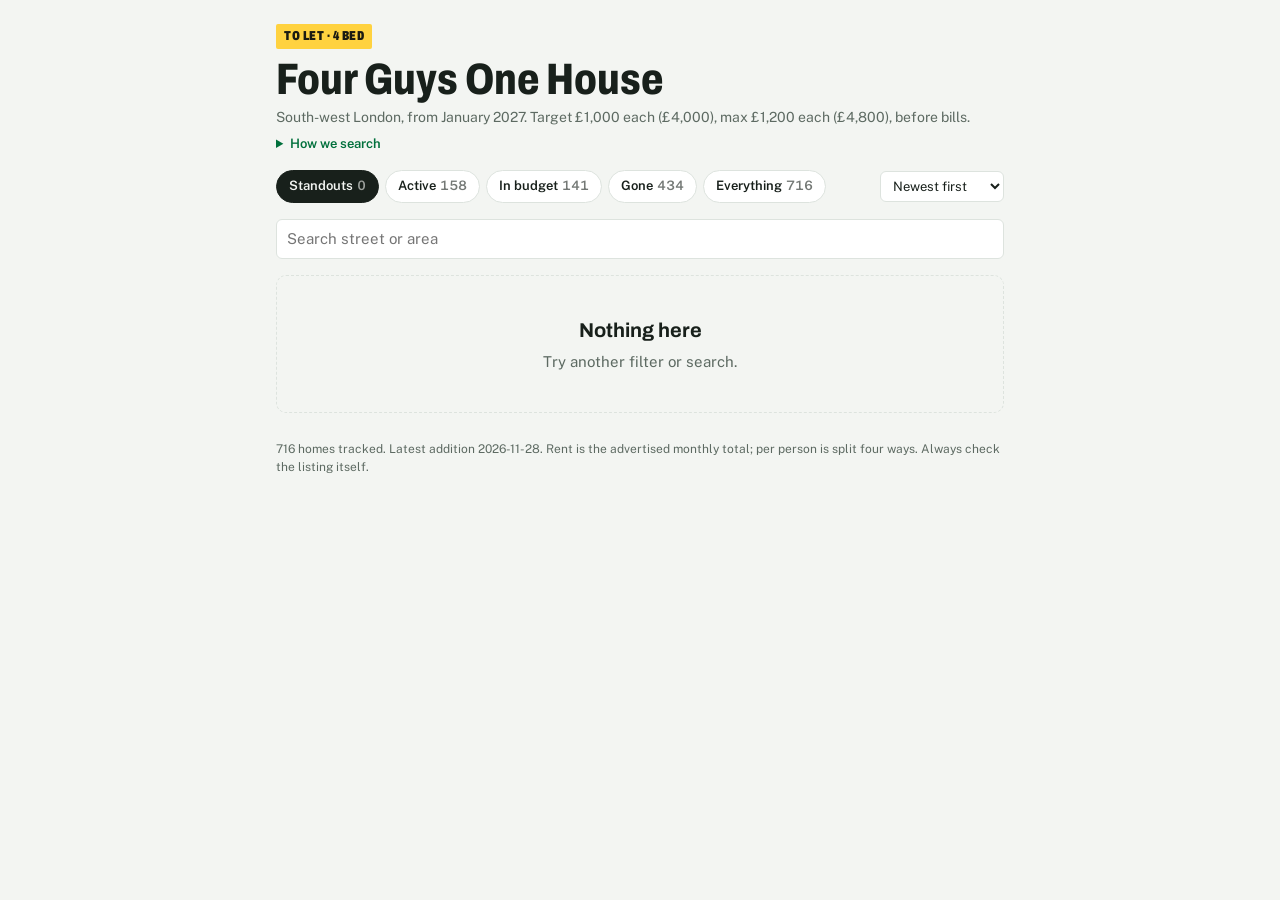
<file: index.html>
<!doctype html>
<html lang="en-GB">
<head>
<meta charset="utf-8">
<meta name="viewport" content="width=device-width, initial-scale=1, viewport-fit=cover">
<title>Four Guys One House</title>
<link rel="preconnect" href="https://fonts.googleapis.com">
<link rel="stylesheet" href="https://fonts.googleapis.com/css2?family=Archivo:wdth,wght@62..125,500..900&family=Public+Sans:wght@400;500;600&display=swap">
<link rel="stylesheet" href="style.css">
</head>
<body>
<div class="wrap">
  <header>
    <span class="board">To Let · 4 bed</span>
    <h1>Four Guys One House</h1>
    <p class="brief">South-west London, from January 2027. Target £1,000 each (£4,000), max £1,200 each (£4,800), before bills.</p>
    <details class="about">
      <summary>How we search</summary>
      <dl>
        <dt>Areas</dt>
        <dd>Putney, Southfields, Earlsfield, Wandsworth, Roehampton, Tooting, Balham, Wimbledon, Raynes Park, Clapham, Battersea (to the river), Fulham, Hammersmith, Shepherd's Bush and East Acton (W12), Chiswick (W4).</dd>
        <dt>Left out</dt>
        <dd>Brixton, Streatham, New Malden, Twickenham, Hounslow, Isleworth, Acton (W3), Notting Hill (W10/W11).</dd>
        <dt>Homes</dt>
        <dd>Whole houses or flats to rent, 4+ beds, £3,000–£5,000 a month. Rooms and places that won't take sharers are left out.</dd>
        <dt>Standouts</dt>
        <dd>Up to £4,100, 10 minutes or less to a station, checked live in the last 3 days.</dd>
        <dt>Where they come from</dt>
        <dd>Instant alerts from Rightmove, Zoopla, OnTheMarket and OpenRent, Marsh &amp; Parsons' website, and a daily search of agents' sites. Every advert is rechecked each morning, and let or withdrawn homes move to Gone.</dd>
      </dl>
    </details>
  </header>

  <div class="tabs" id="tabs" role="toolbar" aria-label="Filter"></div>
  <input class="search" id="search" type="search" placeholder="Search street or area" aria-label="Search street or area">
  <div class="list" id="list"><div class="empty"><strong>Loading listings…</strong></div></div>
  <p class="foot" id="foot"></p>
</div>
<script src="app.js"></script>
</body>
</html>
</file>
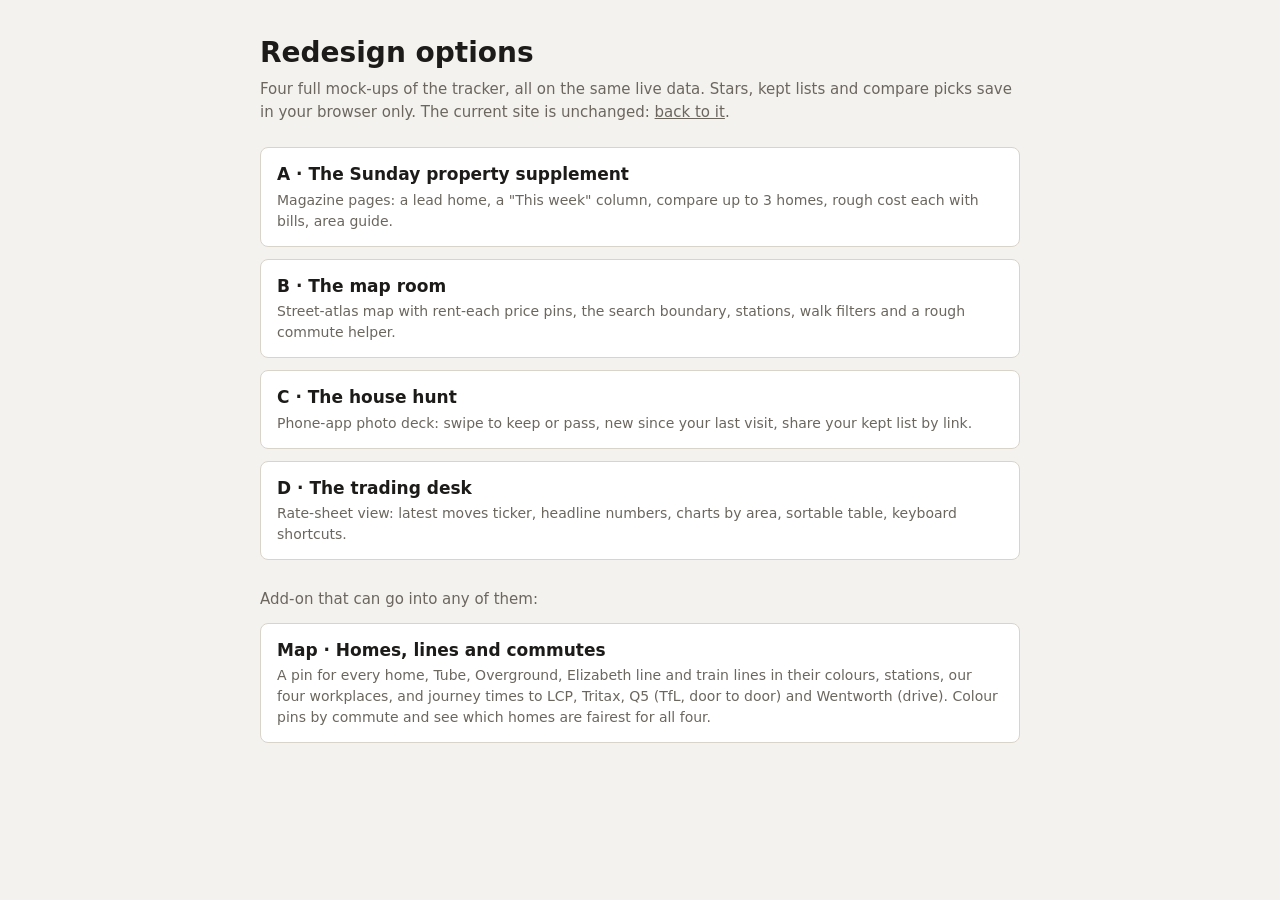
<file: designs/index.html>
<!doctype html>
<html lang="en-GB">
<head>
<meta charset="utf-8">
<meta name="viewport" content="width=device-width, initial-scale=1">
<title>Redesign Options</title>
<style>
  :root { --bg: #f4f2ee; --ink: #1c1b19; --muted: #6b675f; --line: #d9d4ca; --card: #fff; }
  @media (prefers-color-scheme: dark) { :root { --bg: #151413; --ink: #ecebe7; --muted: #a29d93; --line: #34312c; --card: #1e1d1b; } }
  body { margin: 0; background: var(--bg); color: var(--ink); font: 15px/1.5 system-ui, -apple-system, "Segoe UI", sans-serif; }
  main { max-width: 760px; margin: 0 auto; padding: 32px 16px 48px; }
  h1 { font-size: 28px; margin: 0 0 4px; }
  p { color: var(--muted); margin: 0 0 24px; }
  ol { list-style: none; padding: 0; margin: 0; display: grid; gap: 12px; }
  a { display: block; background: var(--card); border: 1px solid var(--line); border-radius: 8px; padding: 14px 16px; color: inherit; text-decoration: none; }
  a:hover, a:focus-visible { border-color: var(--ink); }
  b { font-size: 17px; }
  span { display: block; color: var(--muted); font-size: 14px; margin-top: 2px; }
</style>
</head>
<body>
<main>
  <h1>Redesign options</h1>
  <p>Four full mock-ups of the tracker, all on the same live data. Stars, kept lists and compare picks save in your browser only. The current site is unchanged: <a style="display:inline;border:0;padding:0;background:none;text-decoration:underline" href="../">back to it</a>.</p>
  <ol>
    <li><a href="a/"><b>A · The Sunday property supplement</b><span>Magazine pages: a lead home, a "This week" column, compare up to 3 homes, rough cost each with bills, area guide.</span></a></li>
    <li><a href="b/"><b>B · The map room</b><span>Street-atlas map with rent-each price pins, the search boundary, stations, walk filters and a rough commute helper.</span></a></li>
    <li><a href="c/"><b>C · The house hunt</b><span>Phone-app photo deck: swipe to keep or pass, new since your last visit, share your kept list by link.</span></a></li>
    <li><a href="d/"><b>D · The trading desk</b><span>Rate-sheet view: latest moves ticker, headline numbers, charts by area, sortable table, keyboard shortcuts.</span></a></li>
  </ol>
  <p style="margin:28px 0 12px">Add-on that can go into any of them:</p>
  <ol>
    <li><a href="map/"><b>Map · Homes, lines and commutes</b><span>A pin for every home, Tube, Overground, Elizabeth line and train lines in their colours, stations, our four workplaces, and journey times to LCP, Tritax, Q5 (TfL, door to door) and Wentworth (drive). Colour pins by commute and see which homes are fairest for all four.</span></a></li>
  </ol>
</main>
</body>
</html>
</file>
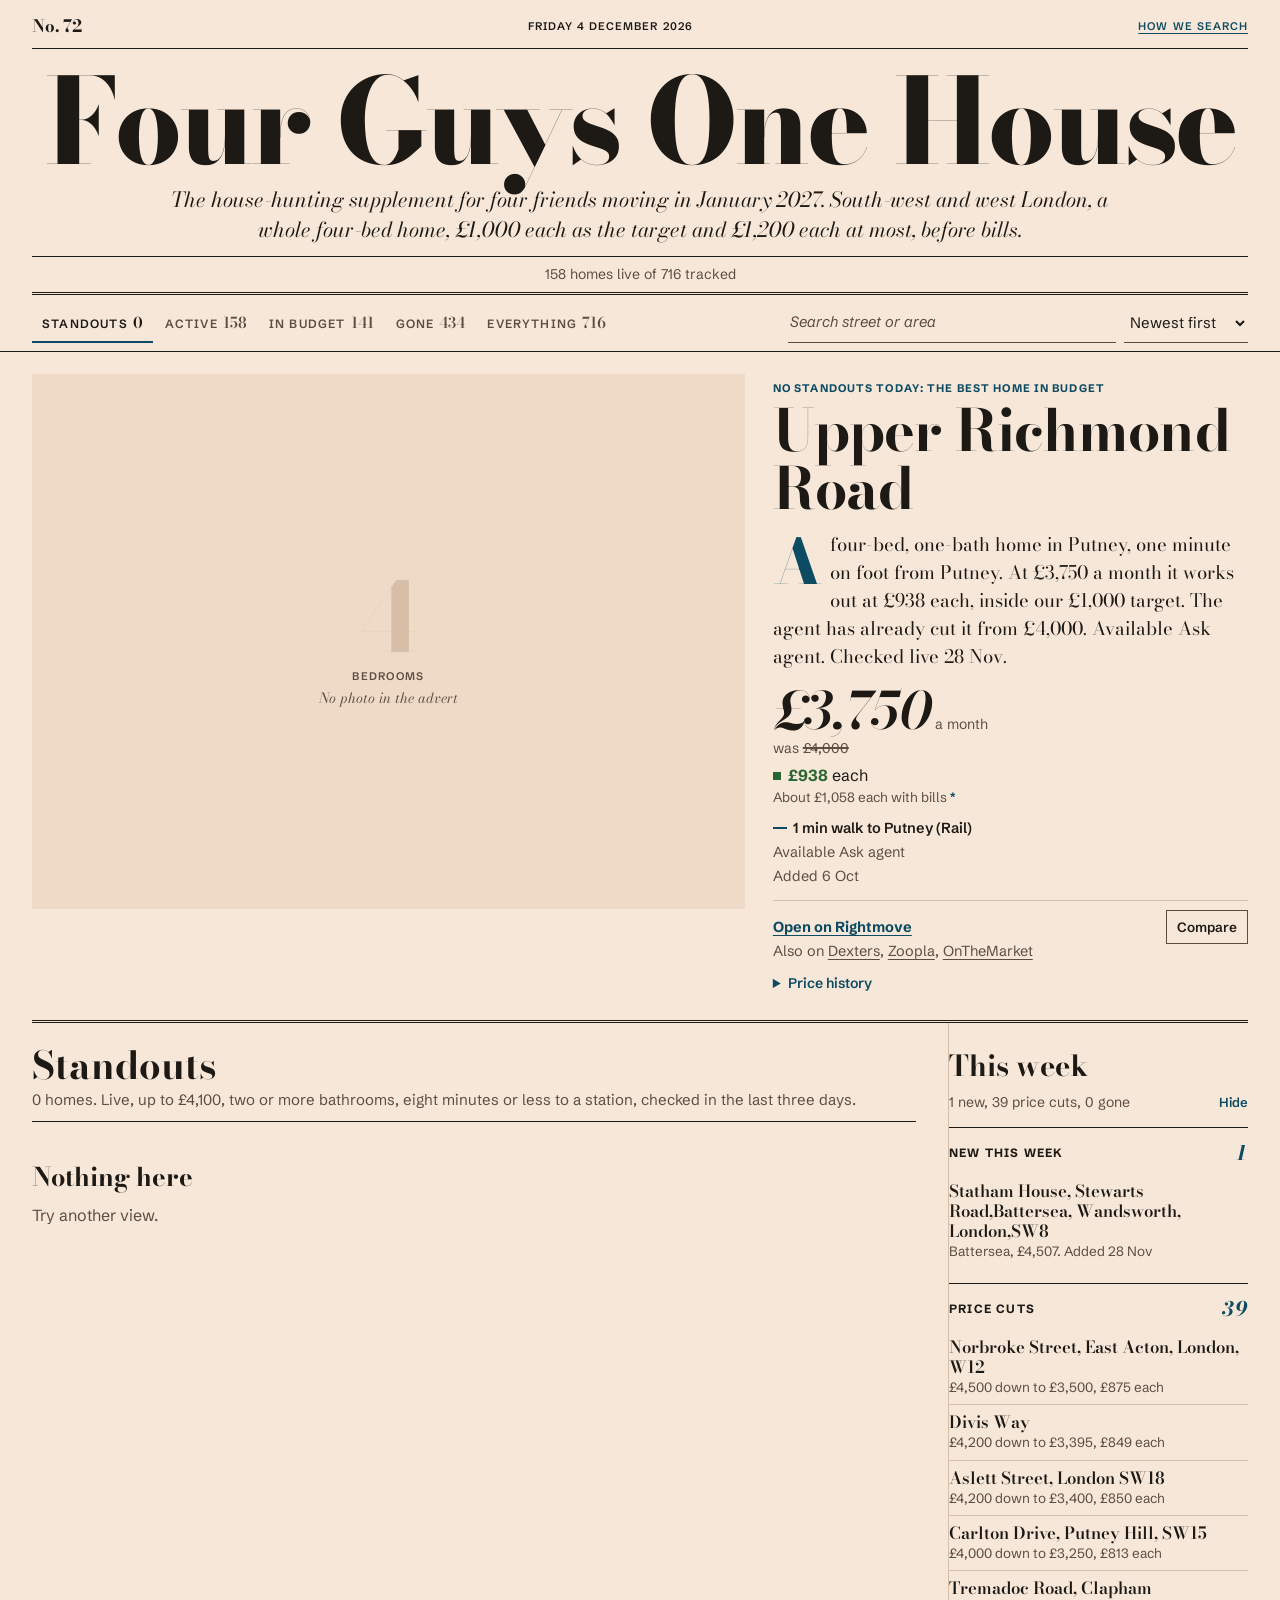
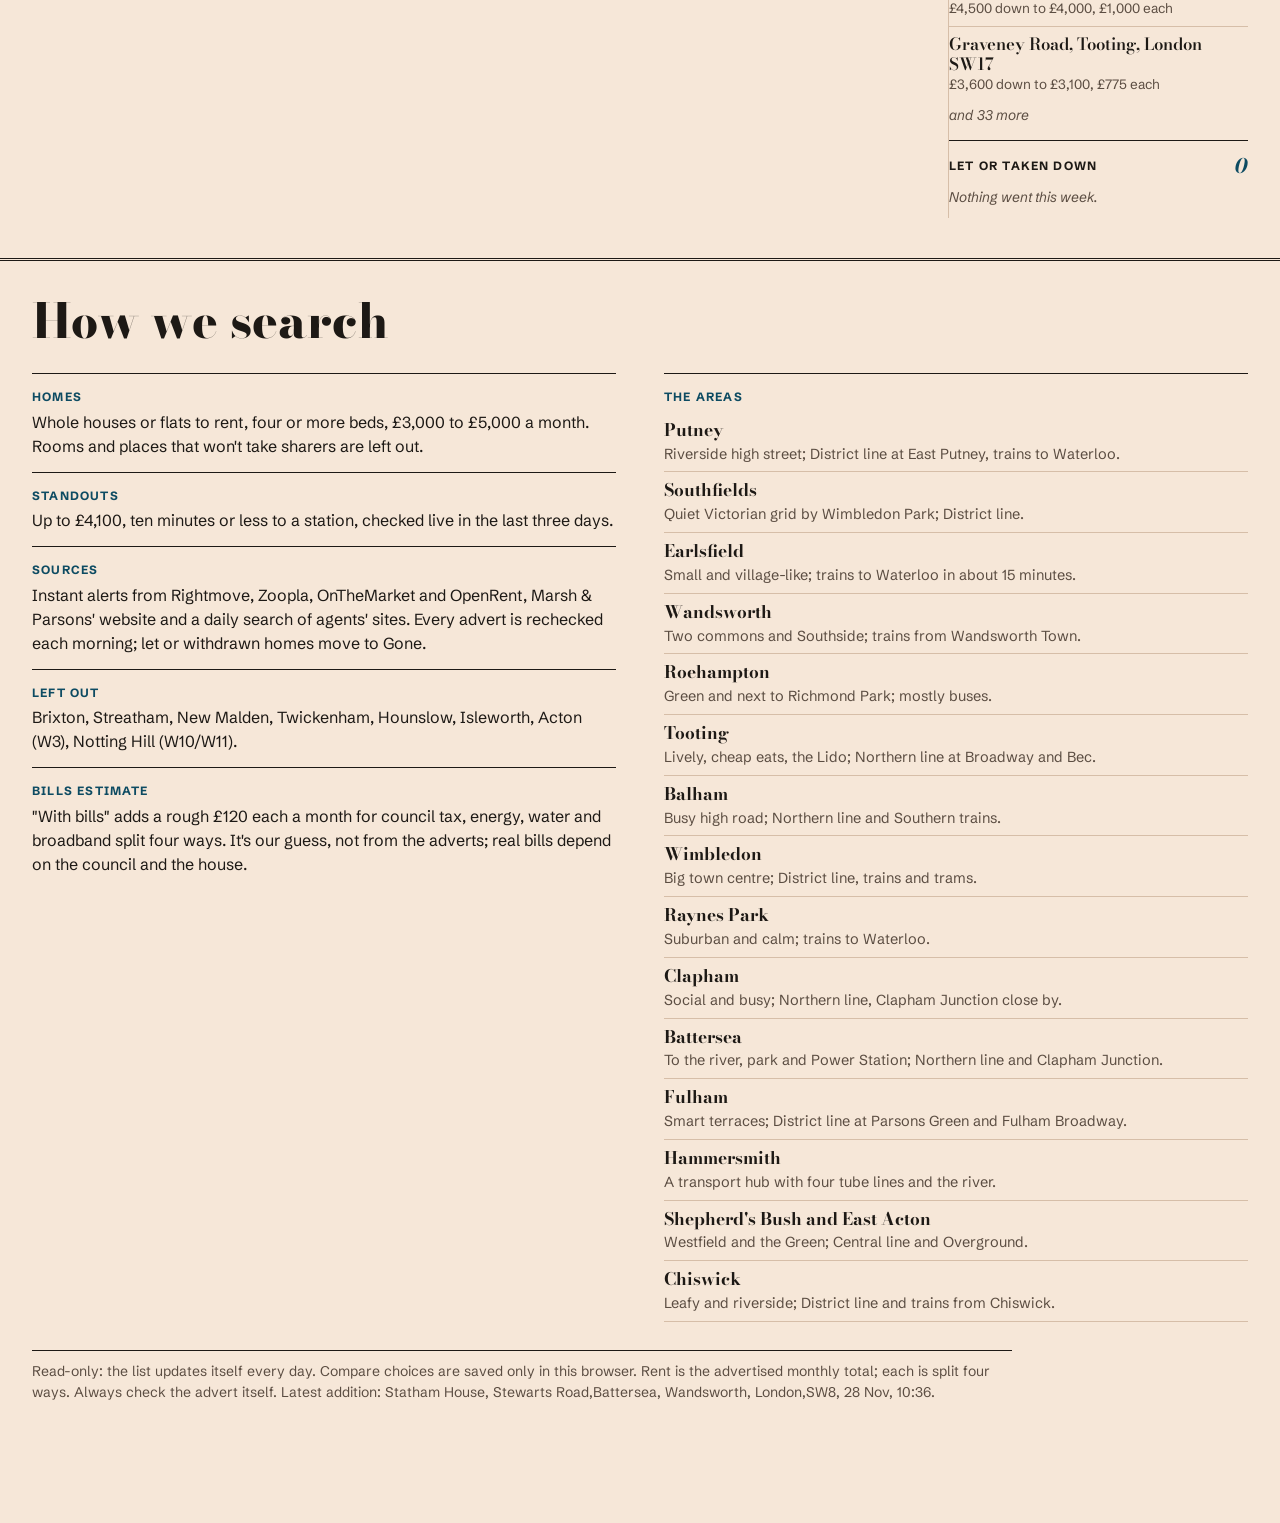
<file: designs/a/index.html>
<!doctype html>
<html lang="en-GB">
<head>
<meta charset="utf-8">
<meta name="viewport" content="width=device-width, initial-scale=1, viewport-fit=cover">
<title>Four Guys One House</title>
<meta name="description" content="Four friends looking for a whole four-bed home to rent in south-west and west London from January 2027.">
<link rel="preconnect" href="https://fonts.googleapis.com">
<link rel="preconnect" href="https://fonts.gstatic.com" crossorigin>
<link rel="stylesheet" href="https://fonts.googleapis.com/css2?family=Bodoni+Moda:ital,opsz,wght@0,6..96,400..900;1,6..96,400..700&family=Schibsted+Grotesk:ital,wght@0,400..700;1,400&display=swap">
<link rel="stylesheet" href="style.css">
</head>
<body>
<a class="skip" href="#grid">Skip to the listings</a>
<header class="mast">
  <div class="mast-top">
    <span id="issue">No. –</span>
    <span id="issue-date"></span>
    <a href="#how">How we search</a>
  </div>
  <h1 class="title">Four Guys One House</h1>
  <p class="mast-sub">The house-hunting supplement for four friends moving in January 2027. South-west and west London, a whole four-bed home, £1,000 each as the target and £1,200 each at most, before bills.</p>
  <p class="mast-live" id="issue-live"></p>
</header>

<nav class="nav" aria-label="Views">
  <div class="tabs" id="tabs" role="toolbar" aria-label="Choose a view"></div>
  <div class="tools">
    <label class="field">
      <span class="sr">Search street or area</span>
      <input id="search" type="search" placeholder="Search street or area" autocomplete="off">
    </label>
    <label class="field field-sort">
      <span class="sr">Sort</span>
      <select id="sort">
        <option value="newest">Newest first</option>
        <option value="cheapest">Cheapest first</option>
      </select>
    </label>
  </div>
</nav>

<div class="cover"><article class="lead" id="lead" aria-label="Lead story"></article></div>
<div class="page">
  <main class="main" id="main">

    <section class="listings" aria-labelledby="view-h">
      <header class="view">
        <h2 id="view-h">Standouts</h2>
        <p id="view-dek"></p>
      </header>
      <div class="grid" id="grid"><div class="empty"><p class="empty-h">Setting the type…</p><p>Loading the listings.</p></div></div>
    </section>
  </main>

  <aside class="digest" aria-labelledby="digest-h">
    <details class="digest-box" id="digest-box" open>
      <summary>
        <h2 id="digest-h">This week</h2>
        <span class="digest-sum" id="digest-sum"></span>
      </summary>
      <div id="digest-body"></div>
    </details>
  </aside>
</div>

<section class="how" id="how" aria-labelledby="how-h">
  <h2 id="how-h">How we search</h2>
  <div class="how-cols">
    <dl class="how-rules">
      <dt>Homes</dt>
      <dd>Whole houses or flats to rent, four or more beds, £3,000 to £5,000 a month. Rooms and places that won't take sharers are left out.</dd>
      <dt>Standouts</dt>
      <dd>Up to £4,100, ten minutes or less to a station, checked live in the last three days.</dd>
      <dt>Sources</dt>
      <dd>Instant alerts from Rightmove, Zoopla, OnTheMarket and OpenRent, Marsh &amp; Parsons' website and a daily search of agents' sites. Every advert is rechecked each morning; let or withdrawn homes move to Gone.</dd>
      <dt>Left out</dt>
      <dd>Brixton, Streatham, New Malden, Twickenham, Hounslow, Isleworth, Acton (W3), Notting Hill (W10/W11).</dd>
      <dt id="bills">Bills estimate</dt>
      <dd>"With bills" adds a rough £120 each a month for council tax, energy, water and broadband split four ways. It's our guess, not from the adverts; real bills depend on the council and the house.</dd>
    </dl>
    <div class="areas">
      <h3>The areas</h3>
      <ul class="area-list">
        <li><b>Putney</b> Riverside high street; District line at East Putney, trains to Waterloo.</li>
        <li><b>Southfields</b> Quiet Victorian grid by Wimbledon Park; District line.</li>
        <li><b>Earlsfield</b> Small and village-like; trains to Waterloo in about 15 minutes.</li>
        <li><b>Wandsworth</b> Two commons and Southside; trains from Wandsworth Town.</li>
        <li><b>Roehampton</b> Green and next to Richmond Park; mostly buses.</li>
        <li><b>Tooting</b> Lively, cheap eats, the Lido; Northern line at Broadway and Bec.</li>
        <li><b>Balham</b> Busy high road; Northern line and Southern trains.</li>
        <li><b>Wimbledon</b> Big town centre; District line, trains and trams.</li>
        <li><b>Raynes Park</b> Suburban and calm; trains to Waterloo.</li>
        <li><b>Clapham</b> Social and busy; Northern line, Clapham Junction close by.</li>
        <li><b>Battersea</b> To the river, park and Power Station; Northern line and Clapham Junction.</li>
        <li><b>Fulham</b> Smart terraces; District line at Parsons Green and Fulham Broadway.</li>
        <li><b>Hammersmith</b> A transport hub with four tube lines and the river.</li>
        <li><b>Shepherd's Bush and East Acton</b> Westfield and the Green; Central line and Overground.</li>
        <li><b>Chiswick</b> Leafy and riverside; District line and trains from Chiswick.</li>
      </ul>
    </div>
  </div>
  <p class="colophon">Read-only: the list updates itself every day. Compare choices are saved only in this browser. Rent is the advertised monthly total; each is split four ways. Always check the advert itself. <span id="foot-latest"></span></p>
</section>

<div class="tray" id="tray" hidden>
  <span id="tray-n"></span>
  <button type="button" id="tray-view" class="tray-go">Side by side</button>
  <button type="button" id="tray-clear" class="tray-clear">Clear</button>
</div>
<p class="toast" id="toast" role="status" hidden></p>

<dialog id="cmp-dlg" aria-labelledby="cmp-h">
  <div class="dlg-head"><h2 id="cmp-h">Side by side</h2><button type="button" class="dlg-close">Close</button></div>
  <p class="dlg-note">Saved in this browser only. *Bills are a rough estimate of £120 each a month.</p>
  <div id="cmp-body"></div>
</dialog>
<dialog id="home-dlg" aria-label="Home details">
  <div class="dlg-head"><span></span><button type="button" class="dlg-close">Close</button></div>
  <div id="home-body"></div>
</dialog>

<script src="app.js"></script>
</body>
</html>
</file>
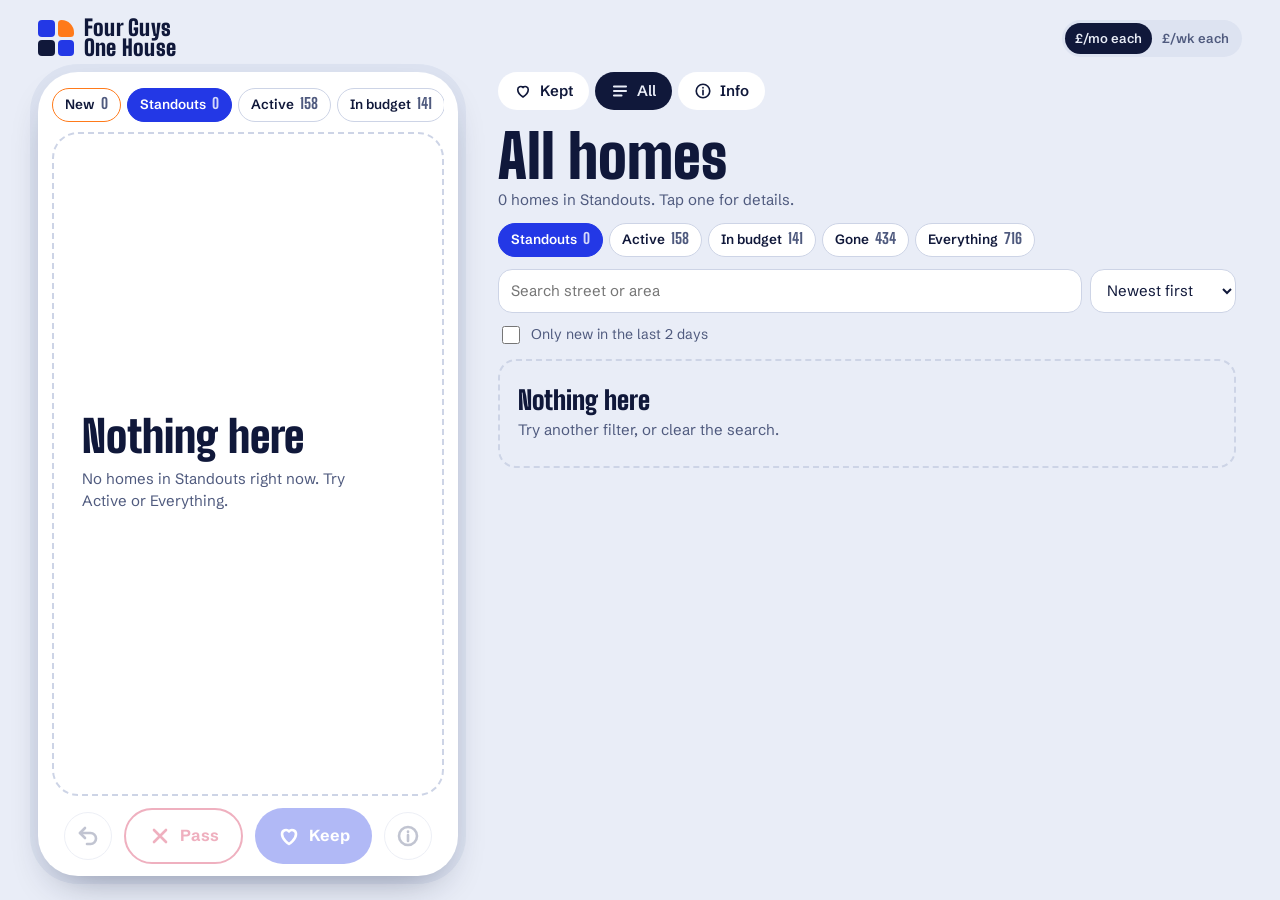
<file: designs/c/index.html>
<!doctype html>
<html lang="en-GB">
<head>
<meta charset="utf-8">
<meta name="viewport" content="width=device-width, initial-scale=1, viewport-fit=cover">
<meta name="color-scheme" content="light dark">
<title>House Hunt</title>
<link rel="preconnect" href="https://fonts.googleapis.com">
<link rel="preconnect" href="https://fonts.gstatic.com" crossorigin>
<link rel="stylesheet" href="https://fonts.googleapis.com/css2?family=Big+Shoulders+Display:wght@600;800;900&family=Schibsted+Grotesk:wght@400;500;600;700&display=swap">
<link rel="stylesheet" href="style.css">
</head>
<body data-tab="deck">
<div class="app">
  <header class="top">
    <div class="brand">
      <span class="brand-mark" aria-hidden="true"><i></i><i></i><i></i><i></i></span>
      <span class="brand-name">Four Guys<br>One House</span>
    </div>
    <div class="unit" role="group" aria-label="Show price per person">
      <button type="button" data-unit="month" aria-pressed="true">£/mo each</button>
      <button type="button" data-unit="week" aria-pressed="false">£/wk each</button>
    </div>
  </header>

  <div id="shared" class="shared" hidden></div>

  <!-- DECK: always visible on desktop -->
  <section id="deck" class="pane pane-deck" aria-label="Deck">
    <div class="deck-head">
      <div class="chips" id="deckViews" role="toolbar" aria-label="Which homes to swipe through"></div>
    </div>
    <div class="stage" id="stage" aria-live="polite"></div>
    <div class="controls">
      <button type="button" class="ctl ctl-undo" id="undo" aria-label="Undo last swipe" title="Undo (Z)">
        <svg viewBox="0 0 24 24" aria-hidden="true"><path d="M9 14 4 9l5-5"/><path d="M4 9h10.5a5.5 5.5 0 0 1 0 11H11"/></svg>
      </button>
      <button type="button" class="ctl ctl-pass" id="pass" aria-label="Pass (left arrow)" title="Pass (←)">
        <svg viewBox="0 0 24 24" aria-hidden="true"><path d="M6 6l12 12M18 6 6 18"/></svg>
        <span>Pass</span>
      </button>
      <button type="button" class="ctl ctl-keep" id="keep" aria-label="Keep (right arrow)" title="Keep (→)">
        <svg viewBox="0 0 24 24" aria-hidden="true"><path d="M12 20s-7-4.4-7-10a4 4 0 0 1 7-2.6A4 4 0 0 1 19 10c0 5.6-7 10-7 10z"/></svg>
        <span>Keep</span>
      </button>
      <button type="button" class="ctl ctl-info" id="more" aria-label="Details (space)" title="Details (Space)">
        <svg viewBox="0 0 24 24" aria-hidden="true"><circle cx="12" cy="12" r="9"/><path d="M12 11v6M12 7.5v.5"/></svg>
      </button>
    </div>
  </section>

  <!-- KEPT -->
  <section id="kept" class="pane pane-side" aria-label="Kept">
    <div class="pane-title">
      <h1>Kept</h1>
      <p class="pane-sub">Your shortlist. Saved in this browser only.</p>
    </div>
    <div class="kept-tools">
      <button type="button" class="btn btn-solid" id="shareKept">Copy share link</button>
      <button type="button" class="btn" id="clearPassed">Bring back passed homes</button>
    </div>
    <div id="keptStats" class="stats"></div>
    <div id="keptList" class="list"></div>
  </section>

  <!-- ALL -->
  <section id="all" class="pane pane-side" aria-label="All homes">
    <div class="pane-title">
      <h1>All homes</h1>
      <p class="pane-sub" id="allSub"></p>
    </div>
    <div class="chips chips-wrap" id="allViews" role="toolbar" aria-label="Filter"></div>
    <div class="find">
      <input id="search" type="search" placeholder="Search street or area" aria-label="Search street or area" autocomplete="off">
      <select id="sort" aria-label="Sort">
        <option value="newest">Newest first</option>
        <option value="cheapest">Cheapest first</option>
        <option value="walk">Shortest walk</option>
      </select>
    </div>
    <label class="newonly"><input type="checkbox" id="newOnly"> <span id="newOnlyLabel">Only new since your last visit</span></label>
    <div id="allList" class="list"></div>
  </section>

  <!-- INFO -->
  <section id="info" class="pane pane-side pane-info" aria-label="How we search">
    <div class="pane-title">
      <h1>How we search</h1>
      <p class="pane-sub">Four of us, one whole home in south-west or west London, moving January 2027.</p>
    </div>
    <div class="board">
      <div class="fact"><b>£1,000</b><span>each is the target (£4,000 a month)</span></div>
      <div class="fact"><b>£1,200</b><span>each at most (£4,800), before bills</span></div>
      <div class="fact"><b>4+</b><span>bedrooms, whole houses or flats</span></div>
      <div class="fact"><b>£3–5k</b><span>a month is the search range</span></div>
    </div>
    <h2>Areas</h2>
    <ul class="areas">
      <li>Putney</li><li>Southfields</li><li>Earlsfield</li><li>Wandsworth</li><li>Roehampton</li><li>Tooting</li><li>Balham</li><li>Wimbledon</li><li>Raynes Park</li><li>Clapham</li><li>Battersea (to the river)</li><li>Fulham</li><li>Hammersmith</li><li>Shepherd's Bush and East Acton (W12)</li><li>Chiswick (W4)</li>
    </ul>
    <h2>Left out</h2>
    <ul class="areas out">
      <li>Brixton</li><li>Streatham</li><li>New Malden</li><li>Twickenham</li><li>Hounslow</li><li>Isleworth</li><li>Acton (W3)</li><li>Notting Hill (W10/W11)</li>
    </ul>
    <h2>Homes</h2>
    <p>Whole houses or flats, 4+ beds, £3,000–£5,000 a month. Rooms and homes that won't take sharers are left out.</p>
    <h2>Standouts</h2>
    <p>Up to £4,100, 10 minutes or less to a station, checked live in the last 3 days.</p>
    <h2>Where homes come from</h2>
    <p>Instant alerts from Rightmove, Zoopla, OnTheMarket and OpenRent, Marsh &amp; Parsons' website and a daily search of agents' sites. Every advert is rechecked each morning; let or withdrawn homes move to Gone.</p>
    <h2>This app</h2>
    <p>Swipe right to keep a home, left to pass. On a keyboard: <kbd>→</kbd> keep, <kbd>←</kbd> pass, <kbd>Z</kbd> undo, <kbd>Space</kbd> details. Kept and passed homes live only in this browser; share your Kept list with the link on the Kept tab.</p>
    <p class="foot" id="foot"></p>
    <button type="button" class="btn" id="resetAll">Clear my kept and passed homes</button>
  </section>

  <nav class="tabbar" aria-label="Sections">
    <button type="button" data-tab="deck"><svg viewBox="0 0 24 24" aria-hidden="true"><rect x="5" y="3" width="14" height="18" rx="2"/><path d="M2 6v12M22 6v12"/></svg><span>Deck</span><em class="badge" id="badgeDeck" hidden></em></button>
    <button type="button" data-tab="kept"><svg viewBox="0 0 24 24" aria-hidden="true"><path d="M12 20s-7-4.4-7-10a4 4 0 0 1 7-2.6A4 4 0 0 1 19 10c0 5.6-7 10-7 10z"/></svg><span>Kept</span><em class="badge" id="badgeKept" hidden></em></button>
    <button type="button" data-tab="all"><svg viewBox="0 0 24 24" aria-hidden="true"><path d="M4 6h16M4 12h16M4 18h10"/></svg><span>All</span></button>
    <button type="button" data-tab="info"><svg viewBox="0 0 24 24" aria-hidden="true"><circle cx="12" cy="12" r="9"/><path d="M12 11v6M12 7.5v.5"/></svg><span>Info</span></button>
  </nav>
</div>

<div class="sheet-wrap" id="sheetWrap" hidden>
  <div class="sheet-scrim" id="scrim"></div>
  <div class="sheet" id="sheet" role="dialog" aria-modal="true" aria-labelledby="sheetTitle" tabindex="-1"></div>
</div>
<div class="toast" id="toast" role="status" aria-live="polite"></div>
<script src="app.js"></script>
</body>
</html>
</file>
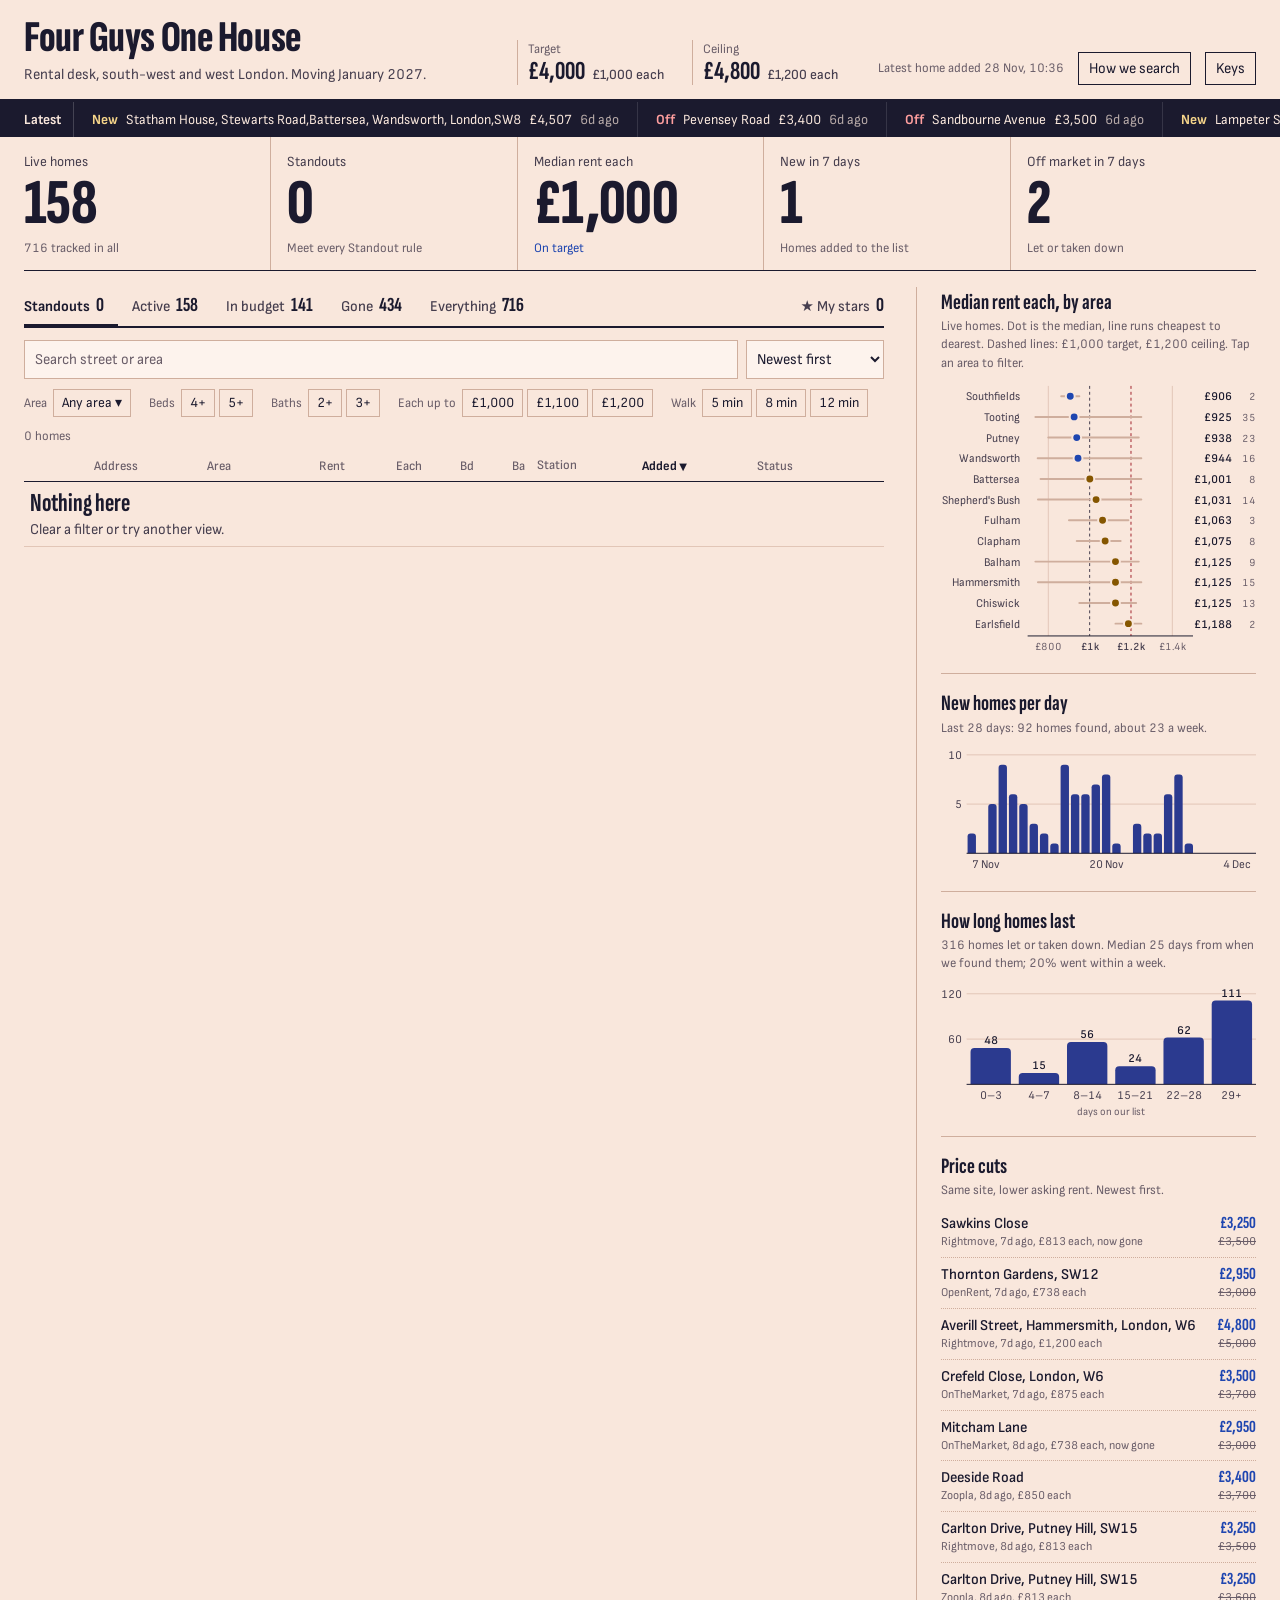
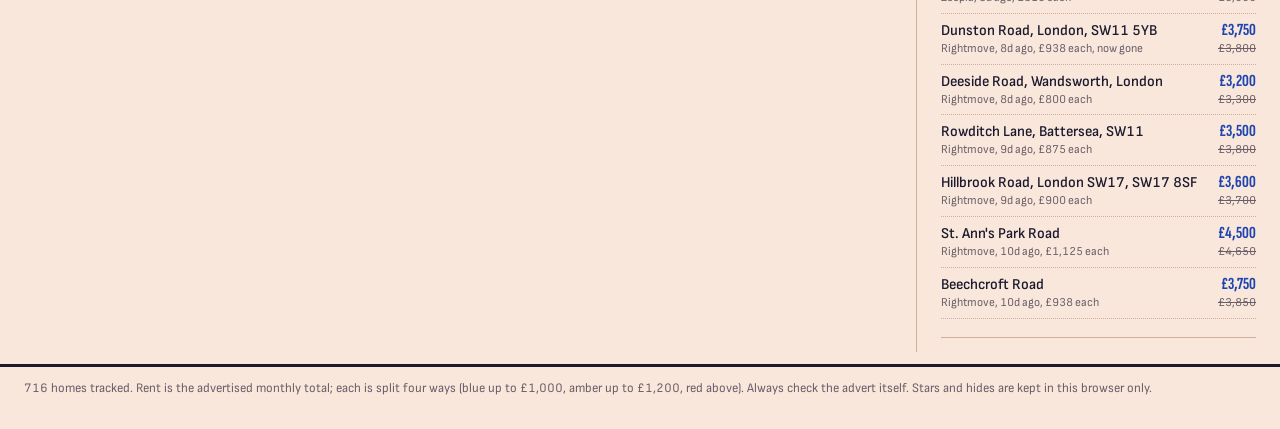
<file: designs/d/index.html>
<!doctype html>
<html lang="en-GB">
<head>
<meta charset="utf-8">
<meta name="viewport" content="width=device-width, initial-scale=1, viewport-fit=cover">
<title>Four Guys One House</title>
<meta name="color-scheme" content="light dark">
<link rel="preconnect" href="https://fonts.googleapis.com">
<link rel="preconnect" href="https://fonts.gstatic.com" crossorigin>
<link rel="stylesheet" href="https://fonts.googleapis.com/css2?family=Sofia+Sans+Extra+Condensed:wght@500;700;800&family=Sofia+Sans+Semi+Condensed:ital,wght@0,400;0,500;0,600;0,700;1,400&display=swap">
<link rel="stylesheet" href="desk.css">
</head>
<body>
<a class="skip" href="#board">Skip to the homes</a>

<header class="mast">
  <div class="mast-in">
    <div class="brand">
      <h1>Four Guys One House</h1>
      <p class="brand-sub">Rental desk, south-west and west London. Moving January 2027.</p>
    </div>
    <dl class="terms">
      <div><dt>Target</dt><dd class="num">£4,000 <small>£1,000 each</small></dd></div>
      <div><dt>Ceiling</dt><dd class="num">£4,800 <small>£1,200 each</small></dd></div>
    </dl>
    <div class="mast-tools">
      <span class="stamp" id="stamp">Loading…</span>
      <button type="button" class="btn-plain" id="howBtn" aria-expanded="false" aria-controls="how">How we search</button>
      <button type="button" class="btn-plain" id="keysBtn" aria-expanded="false" aria-controls="keys">Keys</button>
    </div>
  </div>
</header>

<section class="how" id="how" hidden aria-label="How we search">
  <div class="how-in">
    <dl>
      <div><dt>Areas</dt><dd>Putney, Southfields, Earlsfield, Wandsworth, Roehampton, Tooting, Balham, Wimbledon, Raynes Park, Clapham, Battersea (to the river), Fulham, Hammersmith, Shepherd's Bush and East Acton (W12), Chiswick (W4).</dd></div>
      <div><dt>Left out</dt><dd>Brixton, Streatham, New Malden, Twickenham, Hounslow, Isleworth, Acton (W3), Notting Hill (W10/W11).</dd></div>
      <div><dt>Homes</dt><dd>Whole houses or flats, 4+ beds, £3,000–£5,000 a month. Rooms and homes that won't take sharers are left out.</dd></div>
      <div><dt>Standouts</dt><dd>Up to £4,100, 10 minutes or less to a station, checked live in the last 3 days.</dd></div>
      <div><dt>Sources</dt><dd>Instant alerts from Rightmove, Zoopla, OnTheMarket and OpenRent, Marsh &amp; Parsons' website and a daily search of agents' sites. Every advert is rechecked each morning; let or withdrawn homes move to Gone.</dd></div>
    </dl>
  </div>
</section>

<section class="keys" id="keys" hidden aria-label="Keyboard shortcuts">
  <div class="keys-in">
    <span><kbd>j</kbd><kbd>k</kbd> next / previous home</span>
    <span><kbd>Enter</kbd> show details</span>
    <span><kbd>o</kbd> open the advert</span>
    <span><kbd>s</kbd> star (just you)</span>
    <span><kbd>/</kbd> search</span>
    <span><kbd>Esc</kbd> close</span>
  </div>
</section>

<div class="tape" id="tape" aria-label="Latest moves">
  <span class="tape-label">Latest</span>
  <div class="tape-view" id="tapeView"><div class="tape-run" id="tapeRun"></div></div>
</div>

<main>
  <section class="kpis" id="kpis" aria-label="The market today"></section>

  <nav class="phone-switch" aria-label="Section">
    <button type="button" data-pane="board" aria-pressed="true">Homes</button>
    <button type="button" data-pane="market" aria-pressed="false">Market</button>
  </nav>

  <div class="floor">
    <section class="board" id="board" aria-label="Homes">
      <div class="views" id="views" role="toolbar" aria-label="View"></div>
      <div class="controls">
        <input class="search" id="search" type="search" placeholder="Search street or area" aria-label="Search street or area" autocomplete="off">
        <label class="sortpick"><span class="vh">Sort</span>
          <select id="sortSel" aria-label="Sort">
            <option value="added:desc">Newest first</option>
            <option value="rent:asc">Cheapest first</option>
            <option value="rent:desc">Dearest first</option>
            <option value="walk:asc">Shortest walk</option>
            <option value="baths:desc">Most bathrooms</option>
            <option value="beds:desc">Most bedrooms</option>
            <option value="title:asc">Street A–Z</option>
          </select>
        </label>
      </div>
      <div class="chips" id="chips" aria-label="Filters"></div>
      <p class="tally" id="tally" aria-live="polite"></p>
      <div class="tablewrap">
        <table class="grid" id="grid">
          <thead>
            <tr>
              <th class="c-pic" scope="col"><span class="vh">Photo</span></th>
              <th class="c-addr" scope="col"><button type="button" data-sort="title">Address</button></th>
              <th class="c-area" scope="col"><button type="button" data-sort="area">Area</button></th>
              <th class="c-rent n" scope="col"><button type="button" data-sort="rent">Rent</button></th>
              <th class="c-each n" scope="col"><button type="button" data-sort="rent">Each</button></th>
              <th class="c-beds n" scope="col"><button type="button" data-sort="beds">Bd</button></th>
              <th class="c-baths n" scope="col"><button type="button" data-sort="baths">Ba</button></th>
              <th class="c-stn" scope="col"><button type="button" data-sort="walk">Station</button></th>
              <th class="c-added" scope="col"><button type="button" data-sort="added">Added</button></th>
              <th class="c-status" scope="col"><button type="button" data-sort="status">Status</button></th>
              <th class="c-star" scope="col"><span class="vh">Star</span></th>
            </tr>
          </thead>
          <tbody id="rows"><tr><td colspan="11" class="empty">Loading listings…</td></tr></tbody>
        </table>
      </div>
      <div class="more-wrap" id="moreWrap"></div>
    </section>

    <aside class="market" id="market" aria-label="Market">
      <section class="panel">
        <h2>Median rent each, by area</h2>
        <p class="cap">Live homes. Dot is the median, line runs cheapest to dearest. Dashed lines: £1,000 target, £1,200 ceiling. Tap an area to filter.</p>
        <div id="chArea" class="chart"></div>
      </section>
      <section class="panel">
        <h2>New homes per day</h2>
        <p class="cap" id="capDaily">Last 28 days, every home found.</p>
        <div id="chDaily" class="chart"></div>
      </section>
      <section class="panel">
        <h2>How long homes last</h2>
        <p class="cap" id="capLast">Days from when we found a home to when its advert was let or taken down.</p>
        <div id="chLast" class="chart"></div>
      </section>
      <section class="panel">
        <h2>Price cuts</h2>
        <p class="cap">Same site, lower asking rent. Newest first.</p>
        <ol class="cuts" id="cuts"></ol>
      </section>
    </aside>
  </div>
</main>

<footer class="foot"><p id="foot"></p></footer>
<div class="tip" id="tip" role="status" hidden></div>
<script src="desk.js"></script>
</body>
</html>
</file>
<file: style.css>
/* One narrow column like a letting agent's window: header, filters, then listing rows. */
:root {
  --bg: #f3f5f2;
  --card: #ffffff;
  --ink: #18201b;
  --muted: #5d6a62;
  --line: #dde3de;
  --accent: #00703c;
  --sign: #ffd23f;
  --sign-ink: #1b1b12;
  --good: #1d7a43;
  --warn: #a86400;
  --bad: #b3261e;
  --chip: #e9eee9;
  --display: "Archivo", "Arial Narrow", system-ui, sans-serif;
  --body: "Public Sans", system-ui, -apple-system, "Segoe UI", sans-serif;
  color-scheme: light;
}
@media (prefers-color-scheme: dark) {
  :root {
    --bg: #111613; --card: #18201b; --ink: #e8eee9; --muted: #9aa8a0; --line: #2a352e;
    --accent: #3fbf7a; --sign: #f2c52c; --good: #5fd08f; --warn: #f0a640; --bad: #ff8a80; --chip: #232d27;
    color-scheme: dark;
  }
}
* { box-sizing: border-box; }
body { margin: 0; background: var(--bg); color: var(--ink); font-family: var(--body); font-size: 15px; line-height: 1.45; }
.wrap { max-width: 760px; margin: 0 auto; padding: 24px max(16px, env(safe-area-inset-right)) 64px max(16px, env(safe-area-inset-left));
  display: flex; flex-direction: column; gap: 16px; }
button, input, select { font: inherit; color: inherit; }
:focus-visible { outline: 2px solid var(--accent); outline-offset: 2px; }

.board { display: inline-block; background: var(--sign); color: var(--sign-ink); font-family: var(--display); font-stretch: 70%;
  font-weight: 900; text-transform: uppercase; letter-spacing: .04em; font-size: 13px; padding: 3px 8px; border-radius: 2px; }
h1 { font-family: var(--display); font-stretch: 80%; font-weight: 800; font-size: clamp(30px, 7vw, 44px); line-height: 1; margin: 8px 0 0; text-wrap: balance; }
.brief { color: var(--muted); margin: 6px 0 0; font-size: 14px; }
.about { margin-top: 8px; font-size: 13px; color: var(--muted); }
.about summary { cursor: pointer; font-weight: 600; color: var(--accent); width: fit-content; }
.about dl { display: grid; grid-template-columns: max-content 1fr; gap: 4px 12px; margin: 8px 0 0; padding: 10px 12px; background: var(--card); border: 1px solid var(--line); border-radius: 8px; }
.about dt { font-weight: 600; color: var(--ink); }
.about dd { margin: 0; }
@media (max-width: 520px) { .about dl { grid-template-columns: 1fr; } .about dd { margin-bottom: 6px; } }

.tabs { display: flex; gap: 6px; flex-wrap: wrap; align-items: center; }
.tab { border: 1px solid var(--line); background: var(--card); border-radius: 999px; padding: 6px 12px; cursor: pointer; font-size: 13px; font-weight: 600; }
.tab[aria-pressed="true"] { background: var(--ink); color: var(--bg); border-color: var(--ink); }
.tab .n { opacity: .6; font-variant-numeric: tabular-nums; margin-left: 4px; }
.sort { margin-left: auto; border: 1px solid var(--line); background: var(--card); border-radius: 6px; padding: 6px 8px; font-size: 13px; }
.search { border: 1px solid var(--line); background: var(--card); border-radius: 6px; padding: 8px 10px; width: 100%; }

.list { display: flex; flex-direction: column; gap: 10px; }
.row { background: var(--card); border: 1px solid var(--line); border-radius: 10px; padding: 14px 16px; display: grid; grid-template-columns: 1fr auto; gap: 6px 16px; }
.row.dim { opacity: .55; }
.row.has-photo { grid-template-columns: 132px 1fr auto; }
.photo { grid-row: span 2; width: 132px; height: 99px; object-fit: cover; border-radius: 6px; background: var(--chip); }
.row.has-photo .actions, .row.has-photo details.notes { grid-column: 2 / -1; }
.where { min-width: 0; }
.addr { font-family: var(--display); font-stretch: 85%; font-weight: 700; font-size: 19px; line-height: 1.15; margin: 0; overflow-wrap: anywhere; }
.meta { color: var(--muted); font-size: 13px; display: flex; flex-wrap: wrap; gap: 4px 12px; margin-top: 4px; }
.price { text-align: right; font-variant-numeric: tabular-nums; }
.total { font-family: var(--display); font-weight: 800; font-size: 22px; line-height: 1; }
.pp { font-size: 13px; color: var(--muted); margin-top: 2px; }
.pp b { font-weight: 600; }
.pp.good b { color: var(--good); } .pp.warn b { color: var(--warn); } .pp.bad b { color: var(--bad); }
.actions { grid-column: 1 / -1; display: flex; flex-wrap: wrap; align-items: center; gap: 4px 14px; margin-top: 4px; }
.open { font-weight: 600; color: var(--accent); text-decoration: none; padding: 4px 0; }
.open:hover { text-decoration: underline; }
.alt { color: var(--muted); font-size: 13px; }
.alt a { color: inherit; }
.tag { font-size: 11px; font-weight: 700; text-transform: uppercase; letter-spacing: .05em; padding: 2px 6px; border-radius: 3px; background: var(--chip); color: var(--muted); }
.tag.status { color: var(--ink); }
.tag.warn { color: var(--warn); }
.tag.star { background: var(--accent); color: var(--bg); }
.tag.pending { background: transparent; border: 1px dashed var(--muted); }
.meta .near { color: var(--accent); font-weight: 600; }
.was { font-size: 12px; color: var(--muted); text-decoration: line-through; }
.history { color: var(--ink); font-weight: 600; }
details.notes { grid-column: 1 / -1; font-size: 13px; color: var(--muted); }
details.notes summary { cursor: pointer; }
details.notes p { margin: 4px 0 0; overflow-wrap: anywhere; }
.empty { text-align: center; color: var(--muted); padding: 40px 16px; border: 1px dashed var(--line); border-radius: 10px; }
.empty strong { display: block; color: var(--ink); font-family: var(--display); font-size: 20px; margin-bottom: 6px; }
.more { align-self: center; border: 1px solid var(--line); background: var(--card); border-radius: 6px; padding: 8px 14px; cursor: pointer; font-weight: 600; }
.foot { color: var(--muted); font-size: 12px; }
@media (max-width: 480px) {
  .row, .row.has-photo { grid-template-columns: 1fr; }
  .photo { grid-row: auto; width: 100%; height: 180px; }
  .row.has-photo .actions, .row.has-photo details.notes { grid-column: 1 / -1; }
  .price { text-align: left; display: flex; gap: 10px; align-items: baseline; }
}
</file>
<file: designs/a/style.css>
/* Option A: the Sunday property supplement. Salmon newsprint, Bodoni display, Schibsted Grotesk for data,
   one petrol-blue accent. Hairline rules carry the structure; no cards, no shadows, no radius. */
:root {
  --paper: #f6e7d8;
  --paper-2: #efdac7;
  --ink: #1d1915;
  --ink-2: #5b4d42;
  --rule: #1d1915;
  --rule-soft: #d6bea8;
  --accent: #0d4b62;
  --accent-ink: #f6e7d8;
  --good: #2a6532;
  --warn: #87570a;
  --bad: #a3281c;
  --display: "Bodoni Moda", "Didot", "Bodoni 72", Georgia, serif;
  --sans: "Schibsted Grotesk", "Helvetica Neue", Arial, sans-serif;
  --gut: 16px;
  color-scheme: light;
}
@media (prefers-color-scheme: dark) {
  :root:not([data-theme="light"]) {
    --paper: #1b1714; --paper-2: #26201b; --ink: #f1e6d9; --ink-2: #b9a998; --rule: #f1e6d9; --rule-soft: #3f362e;
    --accent: #7fbcd2; --accent-ink: #1b1714; --good: #85c98f; --warn: #e5b45a; --bad: #f2897c;
    color-scheme: dark;
  }
}
:root[data-theme="dark"] {
  --paper: #1b1714; --paper-2: #26201b; --ink: #f1e6d9; --ink-2: #b9a998; --rule: #f1e6d9; --rule-soft: #3f362e;
  --accent: #7fbcd2; --accent-ink: #1b1714; --good: #85c98f; --warn: #e5b45a; --bad: #f2897c;
  color-scheme: dark;
}
@media (min-width: 720px) { :root { --gut: 32px; } }

* { box-sizing: border-box; }
html { -webkit-text-size-adjust: 100%; }
body {
  margin: 0; background: var(--paper); color: var(--ink);
  font: 400 16px/1.5 var(--sans); font-kerning: normal;
  overflow-x: hidden;
}
button, input, select { font: inherit; color: inherit; }
a { color: inherit; text-decoration-thickness: 1px; text-underline-offset: 3px; }
:focus-visible { outline: 2px solid var(--accent); outline-offset: 2px; }
img { display: block; max-width: 100%; }
.sr { position: absolute; width: 1px; height: 1px; overflow: hidden; clip: rect(0 0 0 0); white-space: nowrap; }
.skip { position: absolute; left: var(--gut); top: -60px; background: var(--accent); color: var(--accent-ink); padding: 8px 12px; z-index: 30; }
.skip:focus { top: 8px; }
.smallcaps, .kick, .mast-top, .lead-label, .dg-h, .how dt, .areas h3, .rowh, .tab {
  font-variant-caps: all-small-caps; letter-spacing: .07em;
}

/* ---------- masthead ---------- */
.mast { padding: 14px var(--gut) 0; max-width: 1320px; margin: 0 auto; text-align: center; }
.mast-top {
  display: flex; justify-content: space-between; gap: 12px; flex-wrap: wrap;
  font-size: 15px; font-weight: 600; border-bottom: 1px solid var(--rule); padding-bottom: 8px;
}
.mast-top a { color: var(--accent); }
#issue { font-family: var(--display); font-size: 17px; font-weight: 700; font-variant-caps: normal; letter-spacing: 0; }
.title {
  font-family: var(--display); font-optical-sizing: auto; font-weight: 800;
  font-size: clamp(2.6rem, 10.4vw, 7.4rem); line-height: .92; letter-spacing: -.025em;
  margin: 18px 0 10px; text-wrap: balance;
}
.mast-sub {
  font-family: var(--display); font-style: italic; font-size: clamp(1.02rem, 2.2vw, 1.3rem); line-height: 1.4;
  max-width: 46em; margin: 0 auto 12px; color: var(--ink);
}
.mast-live { margin: 0; padding: 7px 0; border-top: 1px solid var(--rule); border-bottom: 3px double var(--rule); font-size: 14px; color: var(--ink-2); }

/* ---------- nav ---------- */
.nav {
  position: sticky; top: 0; z-index: 10; background: var(--paper);
  max-width: 1320px; margin: 0 auto; padding: 8px var(--gut);
  display: flex; flex-wrap: wrap; gap: 8px 20px; align-items: center; justify-content: space-between;
  border-bottom: 1px solid var(--rule);
}
.tabs { display: flex; gap: 2px; overflow-x: auto; scrollbar-width: none; min-width: 0; max-width: 100%; }
.tabs::-webkit-scrollbar { display: none; }
.tab {
  background: none; border: 0; padding: 6px 10px 7px; cursor: pointer; white-space: nowrap;
  font-size: 17px; font-weight: 600; color: var(--ink-2); border-bottom: 2px solid transparent;
}
.tab .n { font-family: var(--display); font-variant-caps: normal; letter-spacing: 0; font-weight: 600; margin-left: 5px; font-size: 15px; }
.tab:hover { color: var(--ink); }
.tab[aria-pressed="true"] { color: var(--ink); border-bottom-color: var(--accent); }
.tools { display: flex; gap: 8px; flex: 1 1 280px; max-width: 460px; min-width: 0; }
.field { display: block; flex: 1 1 auto; min-width: 0; }
.field-sort { flex: 0 0 auto; }
.field input, .field select {
  width: 100%; background: transparent; border: 0; border-bottom: 1px solid var(--ink-2); border-radius: 0;
  padding: 7px 2px; font-size: 15px; min-height: 40px;
}
.field input::placeholder { color: var(--ink-2); opacity: 1; font-style: italic; }
.field select { cursor: pointer; }
.field select option { background: var(--paper); color: var(--ink); }

/* ---------- page grid ---------- */
.page { max-width: 1320px; margin: 0 auto; padding: 0 var(--gut); display: grid; grid-template-columns: minmax(0, 1fr); }
@media (min-width: 1040px) {
  .page { grid-template-columns: minmax(0, 1fr) 300px; column-gap: 32px; }
  .digest { border-left: 1px solid var(--rule-soft); padding-left: 24px; }
  .digest-box { position: sticky; top: 72px; max-height: calc(100vh - 88px); overflow: auto; }
}
.main { min-width: 0; }

/* ---------- lead story ---------- */
.cover { max-width: 1320px; margin: 0 auto; padding: 0 var(--gut); }
.lead { display: grid; gap: 18px; padding: 22px 0 26px; border-bottom: 3px double var(--rule); }
.lead[hidden] { display: none; }
@media (min-width: 760px) { .lead { grid-template-columns: minmax(0, 1.5fr) minmax(0, 1fr); gap: 28px; align-items: start; } }
.lead-photo { margin: 0; aspect-ratio: 4 / 3; background: var(--paper-2); overflow: hidden; }
.lead-photo img { width: 100%; height: 100%; object-fit: cover; }
.lead-label { margin: 0 0 4px; color: var(--accent); font-weight: 700; font-size: 16px; }
.lead-title {
  font-family: var(--display); font-weight: 700; font-size: clamp(2.1rem, 5.4vw, 3.6rem); line-height: 1; letter-spacing: -.015em;
  margin: 0 0 14px; overflow-wrap: anywhere;
}
.standfirst {
  font-family: var(--display); font-size: 1.16rem; line-height: 1.5; margin: 0 0 14px; max-width: 34em;
}
.standfirst::first-letter {
  font-weight: 800; float: left; font-size: 3.3em; line-height: .82; padding: 6px 8px 0 0; color: var(--accent);
}

/* ---------- section head ---------- */
.view { padding: 22px 0 10px; border-bottom: 1px solid var(--rule); }
.view h2 { font-family: var(--display); font-weight: 700; font-size: clamp(1.7rem, 4vw, 2.4rem); line-height: 1.05; margin: 0 0 4px; overflow-wrap: anywhere; }
.view p { margin: 0; color: var(--ink-2); max-width: 60em; font-size: 15px; }

/* ---------- listings ---------- */
.row { display: grid; grid-template-columns: minmax(0, 1fr); border-bottom: 1px solid var(--rule-soft); }
.row > .ad { padding: 20px 0; }
@media (min-width: 640px) {
  .row-pp, .row-t2 { grid-template-columns: repeat(2, minmax(0, 1fr)); }
  .row-pt { grid-template-columns: minmax(0, 2fr) minmax(0, 1fr); }
  .row-tp { grid-template-columns: minmax(0, 1fr) minmax(0, 2fr); }
  .row-t3 { grid-template-columns: repeat(3, minmax(0, 1fr)); }
  .row > .ad + .ad { border-left: 1px solid var(--rule-soft); padding-left: 22px; }
  .row > .ad:not(:last-child) { padding-right: 22px; }
}
@media (max-width: 639px) { .row > .ad + .ad { border-top: 1px solid var(--rule-soft); } }
@media (min-width: 640px) and (max-width: 899px) {
  .row-t3 { grid-template-columns: repeat(2, minmax(0, 1fr)); }
  .row-t3 > .ad:nth-child(3) { grid-column: 1 / -1; border-left: 0; padding-left: 0; border-top: 1px solid var(--rule-soft); }
}

.ad { min-width: 0; }
.ad-pic { margin: 0 0 12px; aspect-ratio: 3 / 2; background: var(--paper-2); overflow: hidden; }
.ad-pic img { width: 100%; height: 100%; object-fit: cover; }
@media (min-width: 760px) {
  .ad-wide { display: grid; grid-template-columns: minmax(0, 1.25fr) minmax(0, 1fr); gap: 26px; align-items: start; }
  .ad-wide .ad-pic { margin: 0; aspect-ratio: 4 / 3; }
}
.kick { margin: 0 0 2px; font-size: 15px; font-weight: 600; color: var(--ink-2); }
.ad-title {
  font-family: var(--display); font-weight: 700; line-height: 1.08; letter-spacing: -.01em; margin: 0 0 8px;
  font-size: 1.45rem; overflow-wrap: anywhere;
}
.ad-wide .ad-title { font-size: clamp(1.7rem, 3.4vw, 2.3rem); }
.ad-text .ad-title { font-size: 1.3rem; }
.closed .ad-title, .closed .rent-n { color: var(--ink-2); }
.closed .ad-pic img { filter: grayscale(1) contrast(.9); opacity: .75; }

/* price as pull quote */
.price { margin: 8px 0 10px; }
.price p { margin: 0; }
.rent { line-height: 1; }
.rent-n { font-family: var(--display); font-style: italic; font-weight: 600; font-size: 2rem; letter-spacing: -.01em; }
.price-big .rent-n { font-size: clamp(2.4rem, 5vw, 3.2rem); }
.rent-u { font-size: 14px; color: var(--ink-2); }
.was { font-size: 14px; color: var(--ink-2); margin-top: 2px !important; }
.was s { text-decoration-thickness: 1.5px; }
.pp { font-size: 16px; margin-top: 4px !important; }
.pp b { font-weight: 700; }
.pp.good b, td.pp.good { color: var(--good); }
.pp.warn b, td.pp.warn { color: var(--warn); }
.pp.bad b, td.pp.bad { color: var(--bad); }
.pp.good::before, .pp.warn::before, .pp.bad::before {
  content: ""; display: inline-block; width: 8px; height: 8px; margin-right: 7px; vertical-align: 1px; background: currentColor;
}
p.pp.good::before { background: var(--good); }
p.pp.warn::before { background: var(--warn); transform: rotate(45deg); }
p.pp.bad::before { background: var(--bad); border-radius: 50%; }
.true { font-size: 13.5px; color: var(--ink-2); }
.est { color: var(--accent); text-decoration: none; font-weight: 700; padding: 0 3px; }

.flags { margin: 2px 0 8px; display: flex; flex-wrap: wrap; gap: 4px 12px; font-size: 13.5px; font-weight: 600; }
.flag-star { color: var(--accent); }
.flag-star::before { content: "\2605  "; }
.flag-warn { color: var(--bad); }
.flag-closed { color: var(--ink-2); text-decoration: underline; text-decoration-thickness: 1px; text-underline-offset: 3px; }
.flag-ok { color: var(--good); }
.flag-pending { color: var(--warn); font-style: italic; }

.facts { list-style: none; margin: 0 0 12px; padding: 0; font-size: 14.5px; color: var(--ink-2); }
.facts li { padding: 1px 0; }
.facts .near { color: var(--ink); font-weight: 600; }
.facts .near::before { content: ""; display: inline-block; width: 14px; height: 2px; background: var(--accent); vertical-align: 4px; margin-right: 6px; }

.ad-foot { display: flex; flex-wrap: wrap; align-items: baseline; justify-content: space-between; gap: 8px 14px; border-top: 1px solid var(--rule-soft); padding-top: 9px; }
.links { font-size: 14.5px; min-width: 0; }
.links .open { font-weight: 700; color: var(--accent); }
.links .alt { color: var(--ink-2); display: block; margin-top: 2px; }
.cmp {
  background: none; border: 1px solid var(--ink-2); padding: 5px 10px; font-size: 13.5px; font-weight: 600; cursor: pointer; min-height: 34px;
}
.cmp:hover { border-color: var(--ink); }
.cmp[aria-pressed="true"] { background: var(--accent); color: var(--accent-ink); border-color: var(--accent); }
.cmp[aria-pressed="true"]::before { content: "\2713  "; }

.hist { margin-top: 10px; font-size: 14px; }
.hist summary { cursor: pointer; color: var(--accent); font-weight: 600; }
.hist p { margin: 4px 0 0; color: var(--ink-2); overflow-wrap: anywhere; }

/* no-photo plate */
.nophoto { display: grid; place-items: center; background: var(--paper-2); }
.plate { text-align: center; padding: 16px; display: grid; gap: 2px; }
.plate-beds { font-family: var(--display); font-weight: 800; font-size: clamp(3.5rem, 9vw, 6rem); line-height: .9; color: var(--rule-soft); }
.plate-cap { font-variant-caps: all-small-caps; letter-spacing: .08em; font-weight: 600; color: var(--ink-2); }
.plate-note { font-family: var(--display); font-style: italic; font-size: 14px; color: var(--ink-2); }
@media (prefers-color-scheme: dark) { :root:not([data-theme="light"]) .plate-beds { color: #5a4d41; } }

.more {
  display: block; width: 100%; margin: 22px 0 0; padding: 14px; background: none; border: 1px solid var(--rule);
  font-family: var(--display); font-style: italic; font-size: 1.1rem; cursor: pointer;
}
.more:hover { background: var(--paper-2); }
.empty { padding: 36px 0; }
.empty p { margin: 0 0 4px; color: var(--ink-2); }
.empty .empty-h, .empty-h { font-family: var(--display); font-size: 1.6rem; font-weight: 700; color: var(--ink); margin: 0 0 6px; }

/* ---------- this week ---------- */
.digest { padding: 22px 0 10px; min-width: 0; }
@media (max-width: 1039px) { .digest { order: -1; border-bottom: 3px double var(--rule); padding: 14px 0; } .main { order: 0; } }
.digest-box summary { cursor: pointer; list-style: none; display: flex; flex-wrap: wrap; align-items: baseline; gap: 4px 12px; }
.digest-box summary::-webkit-details-marker { display: none; }
.digest-box summary h2 { font-family: var(--display); font-weight: 700; font-size: 1.8rem; margin: 0; }
.digest-box summary::after { content: "Show"; margin-left: auto; font-size: 13px; font-weight: 600; color: var(--accent); }
.digest-box[open] summary::after { content: "Hide"; }
.digest-sum { font-size: 14px; color: var(--ink-2); }
.dg { margin-top: 14px; padding-top: 10px; border-top: 1px solid var(--rule); }
.dg-h { margin: 0 0 6px; font-size: 17px; font-weight: 700; display: flex; justify-content: space-between; }
.dg-n { font-family: var(--display); font-variant-caps: normal; font-style: italic; font-size: 20px; color: var(--accent); }
.dg-list { list-style: none; margin: 0; padding: 0; }
.dg-list li + li { border-top: 1px solid var(--rule-soft); }
.dg-item { display: block; width: 100%; text-align: left; background: none; border: 0; padding: 7px 0; cursor: pointer; }
.dg-item:hover .dg-t { text-decoration: underline; text-underline-offset: 3px; }
.dg-t { display: block; font-family: var(--display); font-weight: 600; font-size: 1.05rem; line-height: 1.2; overflow-wrap: anywhere; }
.dg-m { display: block; font-size: 13.5px; color: var(--ink-2); }
.dg-empty, .dg-more { margin: 4px 0 0; font-size: 14px; color: var(--ink-2); font-style: italic; }
@media (min-width: 640px) and (max-width: 1039px) {
  #digest-body { display: grid; grid-template-columns: repeat(3, minmax(0, 1fr)); gap: 0 20px; }
}

/* ---------- how we search ---------- */
.how { max-width: 1320px; margin: 40px auto 0; padding: 24px var(--gut) 120px; border-top: 3px double var(--rule); }
.how h2 { font-family: var(--display); font-weight: 800; font-size: clamp(2rem, 5vw, 3rem); margin: 0 0 16px; }
.how-cols { display: grid; gap: 28px; }
@media (min-width: 900px) { .how-cols { grid-template-columns: 1fr 1fr; gap: 48px; } }
.how-rules { margin: 0; }
.how dt { font-weight: 700; font-size: 17px; color: var(--accent); border-top: 1px solid var(--rule); padding-top: 8px; }
.how dd { margin: 2px 0 14px; max-width: 38em; }
.areas h3 { margin: 0; font-size: 17px; font-weight: 700; color: var(--accent); border-top: 1px solid var(--rule); padding-top: 8px; }
.area-list { list-style: none; margin: 4px 0 0; padding: 0; columns: 1; }
@media (min-width: 560px) and (max-width: 899px) { .area-list { columns: 2; column-gap: 28px; } }
.area-list li { break-inside: avoid; padding: 6px 0; border-bottom: 1px solid var(--rule-soft); font-size: 14.5px; color: var(--ink-2); }
.area-list b { display: block; font-family: var(--display); font-size: 1.08rem; color: var(--ink); }
.colophon { margin: 28px 0 0; padding-top: 10px; border-top: 1px solid var(--rule); font-size: 14px; color: var(--ink-2); max-width: 70em; }

/* ---------- compare tray, toast, dialogs ---------- */
.tray {
  position: fixed; left: 0; right: 0; bottom: 0; z-index: 20;
  display: flex; flex-wrap: wrap; gap: 8px 12px; align-items: center; justify-content: center;
  padding: 10px var(--gut) calc(10px + env(safe-area-inset-bottom)); background: var(--ink); color: var(--paper); font-size: 15px;
}
.tray[hidden] { display: none; }
.tray-go { background: var(--paper); color: var(--ink); border: 0; padding: 8px 14px; font-weight: 700; cursor: pointer; }
.tray-clear { background: none; border: 1px solid currentColor; color: inherit; padding: 7px 12px; cursor: pointer; }
.tray :focus-visible { outline-color: var(--paper); }
.toast { position: fixed; left: 50%; transform: translateX(-50%); bottom: 76px; z-index: 25; margin: 0; background: var(--accent); color: var(--accent-ink); padding: 10px 14px; font-weight: 600; max-width: calc(100vw - 32px); }
.toast[hidden] { display: none; }

dialog {
  border: 1px solid var(--rule); background: var(--paper); color: var(--ink); padding: 0;
  width: min(1100px, calc(100vw - 24px)); max-height: calc(100vh - 24px); max-height: calc(100dvh - 24px);
}
dialog::backdrop { background: rgba(20, 15, 10, .55); }
#home-dlg { width: min(900px, calc(100vw - 24px)); }
.dlg-head { position: sticky; top: 0; z-index: 2; background: var(--paper); display: flex; justify-content: space-between; align-items: center; gap: 12px; padding: 12px 16px; border-bottom: 1px solid var(--rule); }
.dlg-head h2 { font-family: var(--display); font-weight: 700; font-size: 1.7rem; margin: 0; }
.dlg-close { background: none; border: 1px solid var(--ink-2); padding: 6px 12px; cursor: pointer; font-weight: 600; }
.dlg-note { margin: 10px 16px 0; font-size: 13.5px; color: var(--ink-2); }
#home-body { padding: 4px 16px 16px; }
#home-body .ad { padding-top: 16px; }
#cmp-body { padding: 12px 16px 18px; }
.cmp-scroll { overflow-x: auto; }
.cmp-table { border-collapse: collapse; width: 100%; min-width: 520px; font-size: 14.5px; }
.cmp-table th, .cmp-table td { text-align: left; vertical-align: top; padding: 8px 10px; border-bottom: 1px solid var(--rule-soft); }
.cmp-table thead th { border-bottom: 1px solid var(--rule); width: 30%; }
.cmp-table .rowh { width: 110px; font-weight: 700; color: var(--accent); font-size: 15px; }
.cmp-photo { margin: 0 0 8px; aspect-ratio: 3 / 2; background: var(--paper-2); overflow: hidden; }
.cmp-photo img { width: 100%; height: 100%; object-fit: cover; }
.cmp-photo .plate { padding: 6px; }
.cmp-photo .plate-beds { font-size: 2.6rem; }
.cmp-photo .plate-note { display: none; }
.cmp-title { display: block; font-family: var(--display); font-size: 1.15rem; line-height: 1.15; font-weight: 700; overflow-wrap: anywhere; }
.cmp-x { margin-top: 6px; background: none; border: 0; padding: 2px 0; color: var(--accent); text-decoration: underline; text-underline-offset: 3px; cursor: pointer; font-size: 13.5px; font-weight: 400; }
.cmp-table td.best { font-weight: 700; }
.cmp-table td.best::after { content: " (best)"; font-weight: 400; color: var(--ink-2); font-size: 12.5px; }
.cmp-hist { display: block; color: var(--ink-2); }
.cmp-table .links .alt { display: block; }

/* one orchestrated moment: the masthead and lead settle in once data arrives */
@media (prefers-reduced-motion: no-preference) {
  .lead { opacity: 0; }
  body.ready .lead { animation: settle .6s ease-out both; }
  @keyframes settle { from { opacity: 0; transform: translateY(6px); } to { opacity: 1; transform: none; } }
}
.cmp-table .rowh { position: sticky; left: 0; z-index: 1; background: var(--paper); }
@media (max-width: 639px) {
  .cmp-table .rowh { width: 82px; font-size: 14px; padding-left: 0; }
  .cmp-table { min-width: 0; width: auto; }
  .cmp-table thead th:not(.rowh), .cmp-table td { min-width: 150px; }
  .tray { font-size: 14px; gap: 8px; }
}
#how, #bills, .ad, #grid { scroll-margin-top: 72px; }
</file>
<file: designs/c/style.css>
/* House Hunt: a swipe deck for four housemates. Poster type, strong cobalt, tangerine signals. */
:root {
  --paper: #e9edf7;
  --surface: #ffffff;
  --sunk: #dde3f1;
  --ink: #10183a;
  --muted: #4f5a7e;
  --line: #cdd4e6;
  --cobalt: #2338e6;
  --cobalt-deep: #1626a8;
  --on-cobalt: #ffffff;
  --tang: #ff7a1a;
  --tang-ink: #a84a00;
  --rose: #d21f4b;
  --good: #2338e6;
  --warn: #a84a00;
  --bad: #d21f4b;
  --shadow: 0 18px 40px -18px rgba(16, 24, 58, .45);
  --display: "Big Shoulders Display", "Arial Narrow", sans-serif;
  --text: "Schibsted Grotesk", system-ui, sans-serif;
  --r-card: 26px;
  --r-ui: 14px;
  color-scheme: light;
}
@media (prefers-color-scheme: dark) {
  :root:not([data-theme="light"]) {
    --paper: #0c1331;
    --surface: #161f4d;
    --sunk: #111a42;
    --ink: #eef1ff;
    --muted: #a7b0d8;
    --line: #2a3670;
    --cobalt: #7384ff;
    --cobalt-deep: #3346e8;
    --on-cobalt: #0c1331;
    --tang: #ff9640;
    --tang-ink: #ffb26b;
    --rose: #ff6b88;
    --good: #8f9dff;
    --warn: #ffb26b;
    --bad: #ff7d97;
    --shadow: 0 18px 40px -18px rgba(0, 0, 0, .8);
    color-scheme: dark;
  }
}
:root[data-theme="dark"] {
  --paper: #0c1331; --surface: #161f4d; --sunk: #111a42; --ink: #eef1ff; --muted: #a7b0d8; --line: #2a3670;
  --cobalt: #7384ff; --cobalt-deep: #3346e8; --on-cobalt: #0c1331; --tang: #ff9640; --tang-ink: #ffb26b;
  --rose: #ff6b88; --good: #8f9dff; --warn: #ffb26b; --bad: #ff7d97; color-scheme: dark;
}

* { box-sizing: border-box; }
html, body { margin: 0; height: 100%; }
body {
  background: var(--paper);
  color: var(--ink);
  font: 400 15px/1.45 var(--text);
  -webkit-font-smoothing: antialiased;
  overflow: hidden;
}
button, input, select { font: inherit; color: inherit; }
button { cursor: pointer; }
:focus-visible { outline: 3px solid var(--tang); outline-offset: 2px; border-radius: 6px; }
a { color: var(--cobalt); }
svg { width: 22px; height: 22px; fill: none; stroke: currentColor; stroke-width: 2.2; stroke-linecap: round; stroke-linejoin: round; flex: none; }
kbd { font: 600 12px var(--text); border: 1px solid var(--line); border-bottom-width: 2px; border-radius: 5px; padding: 0 5px; background: var(--surface); }
[hidden] { display: none !important; }

/* ---------- shell ---------- */
.app {
  height: 100dvh;
  display: grid;
  grid-template-columns: minmax(0, 1fr);
  grid-template-rows: auto auto minmax(0, 1fr) auto;
  grid-template-areas: "top" "shared" "main" "nav";
  max-width: 560px;
  margin: 0 auto;
}
.top {
  grid-area: top;
  display: flex; align-items: center; justify-content: space-between; gap: 12px;
  padding: max(10px, env(safe-area-inset-top)) 16px 8px;
}
.brand { display: flex; align-items: center; gap: 10px; }
.brand-mark { display: grid; grid-template-columns: 1fr 1fr; gap: 3px; width: 30px; height: 30px; }
.brand-mark i { border-radius: 4px; background: var(--cobalt); }
.brand-mark i:nth-child(2) { background: var(--tang); border-radius: 4px 14px 4px 4px; }
.brand-mark i:nth-child(3) { background: var(--ink); }
.brand-name { font: 900 17px/0.92 var(--display); letter-spacing: .01em; }
.unit { display: flex; background: var(--sunk); border-radius: 999px; padding: 3px; }
.unit button {
  border: 0; background: none; border-radius: 999px; padding: 6px 10px;
  font-size: 13px; font-weight: 600; color: var(--muted); white-space: nowrap;
}
.unit button[aria-pressed="true"] { background: var(--ink); color: var(--paper); }

.pane { grid-area: main; min-height: 0; display: none; }
body[data-tab="deck"] .pane-deck,
body[data-tab="kept"] #kept,
body[data-tab="all"] #all,
body[data-tab="info"] #info { display: flex; }
.pane-side { flex-direction: column; overflow-y: auto; padding: 4px 16px 28px; overscroll-behavior: contain; }
.pane-deck { flex-direction: column; padding: 0 16px; }

/* ---------- tab bar ---------- */
.tabbar {
  grid-area: nav;
  display: grid; grid-template-columns: repeat(4, 1fr);
  padding: 6px 8px max(8px, env(safe-area-inset-bottom));
  background: var(--surface);
  border-top: 1px solid var(--line);
}
.tabbar button {
  position: relative; border: 0; background: none; padding: 6px 0 2px;
  display: flex; flex-direction: column; align-items: center; gap: 2px;
  font-size: 12px; font-weight: 600; color: var(--muted);
}
.tabbar button[aria-current="page"] { color: var(--cobalt); }
.tabbar button[aria-current="page"] svg { stroke-width: 2.8; }
.badge {
  position: absolute; top: 0; left: calc(50% + 6px);
  min-width: 19px; height: 19px; padding: 0 5px; border-radius: 999px;
  background: var(--tang); color: #1b0e00; font: 800 12px/19px var(--text); font-style: normal;
}

/* ---------- chips ---------- */
.chips { display: flex; gap: 6px; overflow-x: auto; scrollbar-width: none; padding: 2px 0 10px; }
.chips::-webkit-scrollbar { display: none; }
.chips-wrap { flex-wrap: wrap; overflow: visible; }
.chip {
  flex: none; border: 1.5px solid var(--line); background: var(--surface); border-radius: 999px;
  padding: 6px 12px; font-size: 13.5px; font-weight: 600; white-space: nowrap;
  display: inline-flex; align-items: baseline; gap: 6px;
}
.chip .n { font: 800 15px/1 var(--display); color: var(--muted); }
.chip[aria-pressed="true"] { background: var(--cobalt); border-color: var(--cobalt); color: var(--on-cobalt); }
.chip[aria-pressed="true"] .n { color: inherit; opacity: .8; }
.chip-new { border-color: var(--tang); }
.chip-new[aria-pressed="true"] { background: var(--tang); border-color: var(--tang); color: #1b0e00; }

/* ---------- deck ---------- */
.stage { position: relative; flex: 1; min-height: 0; }
.card {
  position: absolute; inset: 0;
  border-radius: var(--r-card); overflow: hidden;
  background: var(--cobalt-deep); color: #fff;
  box-shadow: var(--shadow);
  touch-action: pan-y; user-select: none; -webkit-user-select: none;
  will-change: transform;
}
.card.behind { transform: scale(.95) translateY(14px); filter: brightness(.85); pointer-events: none; }
.card.behind2 { transform: scale(.9) translateY(28px); filter: brightness(.7); pointer-events: none; }
.card.top { cursor: grab; }
.card.top.dragging { cursor: grabbing; transition: none; }
.card.settle { transition: transform .32s cubic-bezier(.2, .9, .3, 1.2); }
.card.fly { transition: transform .38s cubic-bezier(.4, 0, .9, .6), opacity .38s; }
.card img.photo { position: absolute; inset: 0; width: 100%; height: 100%; object-fit: cover; pointer-events: none; }
.card::after {
  content: ""; position: absolute; inset: 0; pointer-events: none;
  background: linear-gradient(180deg, rgba(8, 12, 40, .45) 0%, transparent 22%, transparent 42%, rgba(8, 12, 40, .92) 78%);
}
.card-top { position: absolute; z-index: 2; top: 14px; left: 14px; right: 14px; display: flex; flex-wrap: wrap; gap: 6px; }
.card-body { position: absolute; z-index: 2; left: 0; right: 0; bottom: 0; padding: 18px 18px 20px; }
.card h2 { font: 900 clamp(34px, 9.5vw, 46px)/.92 var(--display); margin: 0 0 6px; letter-spacing: .005em; text-wrap: balance; overflow-wrap: anywhere; }
.card .area { font-weight: 600; font-size: 15px; opacity: .92; margin: 0 0 12px; }
.card .facts { display: flex; flex-wrap: wrap; gap: 6px 14px; font-size: 14px; margin: 12px 0 0; }
.card .facts span { display: inline-flex; align-items: center; gap: 5px; }
.card .facts svg { width: 16px; height: 16px; }
.near-mark { color: #ffb26b; font-weight: 700; }
.priceline { display: flex; align-items: flex-end; gap: 12px; flex-wrap: wrap; }
.plate {
  display: inline-flex; flex-direction: column; padding: 6px 12px 7px; border-radius: 12px;
  background: var(--plate, #2338e6); color: var(--plate-ink, #fff); line-height: 1;
}
.plate b { font: 900 46px/.9 var(--display); letter-spacing: .01em; }
.plate small { font-size: 12.5px; font-weight: 600; margin-top: 3px; }
.plate.good { --plate: #2338e6; --plate-ink: #fff; }
.plate.warn { --plate: #ff8a2a; --plate-ink: #1b0e00; }
.plate.bad { --plate: #e0244f; --plate-ink: #fff; }
.plate.unknown { --plate: rgba(255, 255, 255, .18); }
.plate.unknown b { font-size: 26px; }
.total { font-size: 15px; padding-bottom: 4px; }
.total b { font: 800 24px/1 var(--display); }
.total s { opacity: .75; margin-left: 4px; }
.pill {
  display: inline-flex; align-items: center; gap: 5px; border-radius: 999px; padding: 4px 10px;
  font-size: 12.5px; font-weight: 700; background: rgba(255, 255, 255, .92); color: #10183a;
}
.pill.star { background: var(--tang); color: #1b0e00; }
.pill.new { background: #fff; color: #2338e6; }
.pill.warn { background: #e0244f; color: #fff; }
.pill.dim { background: rgba(16, 24, 58, .85); color: #fff; }
.stamp {
  position: absolute; z-index: 3; top: 40px; padding: 2px 14px 4px; border: 5px solid; border-radius: 12px;
  font: 900 54px/1 var(--display); opacity: 0; pointer-events: none;
}
.stamp.keep { left: 22px; color: #fff; background: #2338e6; border-color: #fff; transform: rotate(-12deg); }
.stamp.pass { right: 22px; color: #fff; background: #e0244f; border-color: #fff; transform: rotate(12deg); }
.card .hint { position: absolute; z-index: 2; right: 16px; bottom: 16px; font-size: 12px; opacity: .7; }

/* no photo: a poster built from the street */
.poster { position: absolute; inset: 0; background: var(--pc, #2338e6); overflow: hidden; }
.poster .pc-big {
  position: absolute; right: -6%; top: 6%; font: 900 min(56vw, 300px)/.8 var(--display);
  color: transparent; -webkit-text-stroke: 2px rgba(255, 255, 255, .35); letter-spacing: -.02em;
}
.poster .bars { position: absolute; left: 0; right: 0; top: 34%; height: 46px; background: rgba(255, 255, 255, .14); }
.poster .bars::after { content: ""; position: absolute; left: 0; right: 0; top: 62px; height: 14px; background: rgba(255, 255, 255, .14); }
.poster .nophoto { position: absolute; left: 18px; top: 34%; line-height: 46px; font-weight: 700; font-size: 14px; color: rgba(255, 255, 255, .85); }

.deck-empty {
  position: absolute; inset: 0; border-radius: var(--r-card); border: 2px dashed var(--line);
  display: flex; flex-direction: column; justify-content: center; align-items: flex-start; padding: 28px; gap: 10px;
}
.deck-empty h2 { font: 900 44px/.95 var(--display); margin: 0; }
.deck-empty p { margin: 0; color: var(--muted); max-width: 34ch; }
.deck-count { font: 800 15px var(--display); color: var(--muted); text-align: center; margin: 0; padding: 2px 0 0; }

.controls { display: flex; justify-content: center; align-items: center; gap: 12px; padding: 12px 0 12px; }
.ctl {
  border: 0; display: inline-flex; align-items: center; justify-content: center; gap: 8px;
  height: 56px; border-radius: 999px; font-weight: 700; font-size: 16px;
}
.ctl svg { width: 24px; height: 24px; stroke-width: 2.6; }
.ctl-undo, .ctl-info { width: 48px; height: 48px; background: var(--surface); color: var(--muted); border: 1.5px solid var(--line); }
.ctl-pass { padding: 0 22px; background: var(--surface); color: var(--rose); border: 2px solid var(--rose); }
.ctl-keep { padding: 0 22px; background: var(--cobalt); color: var(--on-cobalt); }
.ctl:disabled { opacity: .35; cursor: default; }
.ctl:not(:disabled):active { transform: scale(.94); }

/* ---------- side panes ---------- */
.pane-title { padding: 6px 0 10px; }
.pane-title h1 { font: 900 44px/.95 var(--display); margin: 0; }
.pane-sub { margin: 4px 0 0; color: var(--muted); }
.find { display: flex; gap: 8px; margin: 2px 0 10px; }
.find input, .find select {
  height: 44px; border: 1.5px solid var(--line); border-radius: var(--r-ui); background: var(--surface); padding: 0 12px; min-width: 0;
}
.find input { flex: 1; }
.find select { flex: none; max-width: 46%; }
.newonly { display: flex; align-items: center; gap: 8px; font-size: 14px; color: var(--muted); margin: 0 0 12px; }
.newonly input { width: 18px; height: 18px; accent-color: var(--tang); }

.list { display: flex; flex-direction: column; gap: 10px; }
.row {
  display: grid; grid-template-columns: 92px 1fr auto; gap: 12px; align-items: stretch;
  background: var(--surface); border-radius: 18px; padding: 8px; text-align: left; border: 0; width: 100%;
  border: 1.5px solid transparent;
}
.row:hover { border-color: var(--line); }
.row.dim { opacity: .62; }
.thumb { width: 92px; height: 92px; border-radius: 12px; overflow: hidden; position: relative; background: var(--pc, var(--cobalt)); }
.thumb img { width: 100%; height: 100%; object-fit: cover; display: block; }
.thumb .pc { position: absolute; inset: 0; display: grid; place-items: center; font: 900 34px/1 var(--display); color: rgba(255, 255, 255, .9); }
.row-main { min-width: 0; display: flex; flex-direction: column; gap: 3px; padding: 2px 0; }
.row-main h3 { margin: 0; font: 800 21px/1 var(--display); overflow-wrap: anywhere; }
.row-meta { font-size: 13px; color: var(--muted); }
.row-meta .near { color: var(--tang-ink); font-weight: 700; }
.row-tags { display: flex; flex-wrap: wrap; gap: 4px; margin-top: 2px; }
.tag { font-size: 11.5px; font-weight: 700; padding: 2px 7px; border-radius: 999px; background: var(--sunk); color: var(--ink); }
.tag.star { background: var(--tang); color: #1b0e00; }
.tag.new { background: var(--cobalt); color: var(--on-cobalt); }
.tag.warn { background: var(--rose); color: #fff; }
.tag.kept { background: transparent; color: var(--cobalt); border: 1.5px solid var(--cobalt); padding: 1px 6px; }
.tag.passed { background: transparent; color: var(--muted); border: 1.5px dashed var(--muted); padding: 1px 6px; }
.row-price { text-align: right; display: flex; flex-direction: column; align-items: flex-end; padding: 2px 4px 0 0; }
.row-price .pp { font: 900 28px/.9 var(--display); }
.row-price .pp.good { color: var(--good); }
.row-price .pp.warn { color: var(--warn); }
.row-price .pp.bad { color: var(--bad); }
.row-price small { font-size: 12px; color: var(--muted); }
.row-price .tot { font-size: 13px; font-weight: 600; margin-top: 4px; }
.row-price s { font-size: 12px; color: var(--muted); }
.more-btn, .btn {
  border: 1.5px solid var(--line); background: var(--surface); border-radius: 999px; padding: 10px 16px; font-weight: 700;
}
.btn-solid { background: var(--cobalt); color: var(--on-cobalt); border-color: var(--cobalt); }
.more-btn { align-self: center; margin-top: 6px; }
.kept-tools { display: flex; flex-wrap: wrap; gap: 8px; margin-bottom: 14px; }
.stats { display: grid; grid-template-columns: repeat(3, 1fr); gap: 8px; margin-bottom: 14px; }
.stats:empty { display: none; }
.stat { background: var(--surface); border-radius: 16px; padding: 10px 12px; }
.stat b { display: block; font: 900 30px/1 var(--display); }
.stat span { font-size: 12.5px; color: var(--muted); }
.empty { padding: 26px 18px; border: 2px dashed var(--line); border-radius: 18px; color: var(--muted); }
.empty strong { display: block; color: var(--ink); font: 900 26px/1 var(--display); margin-bottom: 6px; }

.shared {
  grid-area: shared; margin: 0 16px 10px; padding: 12px 14px; border-radius: 16px;
  background: var(--tang); color: #1b0e00; display: flex; flex-wrap: wrap; align-items: center; gap: 8px 12px;
}
.shared p { margin: 0; flex: 1 1 200px; font-weight: 600; }
.shared button { border: 0; border-radius: 999px; padding: 8px 14px; font-weight: 700; background: #1b0e00; color: #fff; }
.shared button.ghost { background: transparent; color: #1b0e00; border: 1.5px solid #1b0e00; }

/* info */
.pane-info h2 { font: 800 24px/1 var(--display); margin: 22px 0 8px; }
.pane-info p { margin: 0 0 8px; max-width: 62ch; }
.board { display: grid; grid-template-columns: 1fr 1fr; gap: 8px; }
.fact { background: var(--cobalt); color: var(--on-cobalt); border-radius: 18px; padding: 12px 14px 14px; }
.fact:nth-child(2) { background: var(--ink); color: var(--paper); }
.fact:nth-child(3) { background: var(--tang); color: #1b0e00; }
.fact:nth-child(4) { background: var(--surface); color: var(--ink); }
.fact b { display: block; font: 900 44px/.9 var(--display); }
.fact span { font-size: 13.5px; font-weight: 500; }
.areas { list-style: none; padding: 0; margin: 0; display: flex; flex-wrap: wrap; gap: 6px; }
.areas li { background: var(--surface); border-radius: 999px; padding: 5px 11px; font-size: 14px; font-weight: 600; }
.areas.out li { background: none; border: 1.5px dashed var(--line); color: var(--muted); text-decoration: line-through; text-decoration-thickness: 1.5px; }
.foot { color: var(--muted); font-size: 13.5px; margin-top: 18px !important; }
#resetAll { align-self: flex-start; margin-top: 6px; }

/* ---------- details sheet ---------- */
.sheet-wrap { position: fixed; inset: 0; z-index: 50; display: flex; align-items: flex-end; justify-content: center; }
.sheet-scrim { position: absolute; inset: 0; background: rgba(8, 12, 40, .55); animation: fade .2s; }
.sheet {
  position: relative; width: 100%; max-width: 560px; max-height: 92dvh; overflow-y: auto;
  background: var(--paper); border-radius: 26px 26px 0 0; animation: rise .28s cubic-bezier(.2, .9, .3, 1);
  padding-bottom: max(18px, env(safe-area-inset-bottom)); outline: none;
}
@keyframes rise { from { transform: translateY(40%); opacity: 0; } }
@keyframes fade { from { opacity: 0; } }
.sheet-hero { position: relative; height: 260px; background: var(--pc, var(--cobalt)); overflow: hidden; }
.sheet-hero img { width: 100%; height: 100%; object-fit: cover; display: block; }
.sheet-hero .pc { position: absolute; right: 12px; bottom: -14px; font: 900 150px/.8 var(--display); color: transparent; -webkit-text-stroke: 2px rgba(255, 255, 255, .45); }
.sheet-close {
  position: absolute; top: 12px; right: 12px; width: 40px; height: 40px; border-radius: 999px; border: 0;
  background: rgba(8, 12, 40, .7); color: #fff; display: grid; place-items: center;
}
.sheet-grab { position: absolute; top: 8px; left: 50%; width: 44px; height: 5px; margin-left: -22px; border-radius: 9px; background: rgba(255, 255, 255, .8); }
.sheet-body { padding: 16px 16px 4px; }
.sheet h2 { font: 900 40px/.92 var(--display); margin: 0 0 4px; overflow-wrap: anywhere; }
.sheet .sub { color: var(--muted); margin: 0 0 12px; font-weight: 600; }
.sheet .tags { display: flex; flex-wrap: wrap; gap: 5px; margin-bottom: 14px; }
.sheet .money { display: flex; align-items: flex-end; gap: 14px; flex-wrap: wrap; margin-bottom: 16px; }
.sheet .money .total { color: var(--ink); }
.grid2 { display: grid; grid-template-columns: 1fr 1fr; gap: 8px; margin-bottom: 14px; }
.cell { background: var(--surface); border-radius: 14px; padding: 10px 12px; min-width: 0; }
.cell span { display: block; font-size: 12.5px; color: var(--muted); }
.cell b { font: 800 22px/1.05 var(--display); overflow-wrap: anywhere; }
.cell.near b { color: var(--tang-ink); }
.warnbox { background: color-mix(in srgb, var(--rose) 14%, var(--surface)); border-left: 5px solid var(--rose); border-radius: 12px; padding: 10px 12px; margin-bottom: 14px; font-weight: 600; }
.sheet h3 { font: 800 21px/1 var(--display); margin: 18px 0 8px; }
.hist { background: var(--surface); border-radius: 14px; padding: 12px; }
.hist svg.spark { width: 100%; height: 64px; stroke-width: 2.5; display: block; margin-bottom: 8px; }
.hist p { margin: 2px 0; font-size: 14px; }
.links { display: flex; flex-direction: column; gap: 8px; }
.open-main {
  display: flex; justify-content: space-between; align-items: center; text-decoration: none;
  background: var(--cobalt); color: var(--on-cobalt); border-radius: 16px; padding: 14px 16px; font-weight: 700; font-size: 16px;
}
.open-alt { display: flex; flex-wrap: wrap; gap: 6px; }
.open-alt a { text-decoration: none; background: var(--surface); border: 1.5px solid var(--line); color: var(--ink); border-radius: 999px; padding: 7px 12px; font-weight: 600; font-size: 14px; }
.open-alt a.dead { color: var(--muted); text-decoration: line-through; }
.sheet-actions { display: flex; gap: 8px; padding: 18px 16px 4px; position: sticky; bottom: 0; background: linear-gradient(transparent, var(--paper) 30%); }
.sheet-actions .ctl { flex: 1; }

.toast {
  position: fixed; z-index: 60; left: 50%; bottom: 96px; transform: translate(-50%, 20px); opacity: 0;
  background: var(--ink); color: var(--paper); padding: 10px 16px; border-radius: 999px; font-weight: 600; font-size: 14px;
  transition: opacity .2s, transform .2s; pointer-events: none; max-width: calc(100vw - 32px); text-align: center;
}
.toast.show { opacity: 1; transform: translate(-50%, 0); }
.toast button { pointer-events: auto; margin-left: 10px; border: 0; background: none; color: var(--tang); font-weight: 800; }

/* ---------- desktop: phone deck beside the list ---------- */
@media (min-width: 960px) {
  .app {
    max-width: 1260px; padding: 0 28px; column-gap: 40px;
    grid-template-columns: 420px minmax(0, 1fr);
    grid-template-rows: auto auto auto minmax(0, 1fr);
    grid-template-areas: "top top" "shared shared" "deck nav" "deck main";
  }
  .top { padding: 18px 0 14px; }
  .brand-name { font-size: 22px; }
  .brand-mark { width: 36px; height: 36px; }
  .pane-deck {
    grid-area: deck; display: flex !important; padding: 14px 14px 0; margin-bottom: 24px;
    background: var(--surface); border-radius: 40px; box-shadow: var(--shadow), 0 0 0 8px var(--sunk);
  }
  .shared { margin: 0 0 14px; }
  body[data-tab="deck"] #all { display: flex; }
  .tabbar {
    grid-area: nav; display: flex; gap: 6px; background: none; border: 0; padding: 0 0 12px; justify-content: flex-start;
  }
  .tabbar button[data-tab="deck"] { display: none; }
  .tabbar button {
    flex-direction: row; gap: 8px; padding: 8px 16px; border-radius: 999px; font-size: 15px;
    background: var(--surface); color: var(--ink);
  }
  .tabbar button svg { width: 18px; height: 18px; }
  .tabbar button[aria-current="page"], body[data-tab="deck"] .tabbar button[data-tab="all"] { background: var(--ink); color: var(--paper); }
  .badge { position: static; }
  .pane-side { padding: 0 6px 32px 0; }
  .pane-title h1 { font-size: 60px; }
  .toast { bottom: 32px; }
  .sheet-wrap { align-items: center; }
  .sheet { border-radius: 26px; max-height: 88dvh; }
}

@media (prefers-reduced-motion: reduce) {
  *, *::before, *::after { animation-duration: .01ms !important; transition-duration: .01ms !important; }
}

/* narrow phones: price sits under the street name instead of in a squeezed column */
@media (max-width: 480px) {
  .row { grid-template-columns: 76px minmax(0, 1fr); column-gap: 12px; row-gap: 3px; align-items: start; }
  .row-main { display: contents; }
  .thumb { width: 76px; height: 76px; grid-row: 1 / span 8; order: 0; }
  .row-main > *, .row-price { grid-column: 2; order: 3; }
  .row-main h3 { order: 1; padding-top: 2px; }
  .row-price { order: 2; flex-direction: row; align-items: baseline; flex-wrap: wrap; gap: 0 6px; text-align: left; padding: 0; }
  .row-price .pp { font-size: 24px; }
  .row-price .tot { margin: 0; }
}
</file>
<file: designs/d/desk.css>
/* Four Guys One House: the rental desk. A rate sheet for 4-bed homes. */
:root {
  --paper: #f9e7dc;
  --sheet: #fdf3ed;
  --ink: #1b1a2e;
  --ink2: #463e4e;
  --mute: #6a5e69;
  --rule: #e2c6b7;
  --rule2: #cfae9d;
  --hi: #f2d2c2;
  --blue: #1f46b0;
  --blue-soft: #c9d3f0;
  --ochre: #855600;
  --ox: #a1222c;
  --bar: #2b3a8f;
  --bar-hover: #1b2566;
  --focus: #1f46b0;
  --tape: #1b1a2e;
  --tape-ink: #f9e7dc;
  --tape-up: #ff9f9f;
  --tape-down: #a9c0ff;
  --tape-new: #f6d58a;
  --f-text: "Sofia Sans Semi Condensed", "Arial Narrow", system-ui, sans-serif;
  --f-fig: "Sofia Sans Extra Condensed", "Arial Narrow", system-ui, sans-serif;
  color-scheme: light;
}
@media (prefers-color-scheme: dark) {
  :root:not([data-theme="light"]) {
    --paper: #1a1620; --sheet: #221d29; --ink: #f3e6de; --ink2: #d3c4cb; --mute: #a797a2;
    --rule: #3a3142; --rule2: #54475d; --hi: #30273a; --blue: #9db4ff; --blue-soft: #2e3560;
    --ochre: #e7bb5f; --ox: #ff8f8f; --bar: #8ea3f2; --bar-hover: #c3cefa; --focus: #9db4ff;
    --tape: #0c0a10; --tape-ink: #f3e6de; color-scheme: dark;
  }
}
:root[data-theme="dark"] {
  --paper: #1a1620; --sheet: #221d29; --ink: #f3e6de; --ink2: #d3c4cb; --mute: #a797a2;
  --rule: #3a3142; --rule2: #54475d; --hi: #30273a; --blue: #9db4ff; --blue-soft: #2e3560;
  --ochre: #e7bb5f; --ox: #ff8f8f; --bar: #8ea3f2; --bar-hover: #c3cefa; --focus: #9db4ff;
  --tape: #0c0a10; --tape-ink: #f3e6de; color-scheme: dark;
}

*, *::before, *::after { box-sizing: border-box; }
html { -webkit-text-size-adjust: 100%; }
body {
  margin: 0; background: var(--paper); color: var(--ink);
  font: 400 15px/1.4 var(--f-text); font-variant-numeric: tabular-nums lining-nums;
}
a { color: var(--blue); text-underline-offset: 2px; }
button, input, select { font: inherit; color: inherit; }
:focus-visible { outline: 2px solid var(--focus); outline-offset: 2px; }
.vh { position: absolute !important; width: 1px; height: 1px; overflow: hidden; clip: rect(0 0 0 0); white-space: nowrap; }
.skip { position: absolute; left: 16px; top: -40px; background: var(--ink); color: var(--paper); padding: 6px 10px; z-index: 10; }
.skip:focus { top: 8px; }
.num { font-variant-numeric: tabular-nums; }

/* Masthead */
.mast { border-bottom: 3px solid var(--ink); }
.mast-in { max-width: 1440px; margin: 0 auto; padding: 18px 24px 14px; display: grid; grid-template-columns: 1fr auto auto; gap: 12px 40px; align-items: end; }
.brand h1 { margin: 0; font: 800 44px/0.9 var(--f-fig); letter-spacing: -0.01em; }
.brand-sub { margin: 6px 0 0; color: var(--ink2); }
.terms { display: flex; gap: 28px; margin: 0; }
.terms div { border-left: 1px solid var(--rule2); padding-left: 10px; }
.terms dt { color: var(--mute); font-size: 13px; }
.terms dd { margin: 0; font: 700 26px/1 var(--f-fig); }
.terms small { font: 500 14px var(--f-text); color: var(--ink2); margin-left: 4px; }
.mast-tools { display: flex; gap: 6px 14px; align-items: center; flex-wrap: wrap; justify-content: flex-end; }
.stamp { color: var(--mute); font-size: 13px; }
.btn-plain { background: none; border: 1px solid var(--ink); padding: 5px 10px; cursor: pointer; }
.btn-plain[aria-expanded="true"] { background: var(--ink); color: var(--paper); }

.how, .keys { border-bottom: 1px solid var(--rule2); background: var(--sheet); }
.how-in, .keys-in { max-width: 1440px; margin: 0 auto; padding: 14px 24px 16px; }
.how dl { margin: 0; display: grid; grid-template-columns: repeat(5, minmax(0, 1fr)); gap: 16px 24px; }
.how dl div { border-top: 2px solid var(--ink); padding-top: 6px; }
.how dt { font-weight: 700; margin-bottom: 4px; }
.how dd { margin: 0; color: var(--ink2); font-size: 14px; max-width: 60ch; }
.keys-in { display: flex; flex-wrap: wrap; gap: 8px 24px; font-size: 14px; color: var(--ink2); }
kbd { display: inline-block; min-width: 1.6em; padding: 0 5px; margin-right: 3px; border: 1px solid var(--rule2); border-bottom-width: 2px; background: var(--paper); font: 600 13px/1.5 var(--f-text); text-align: center; color: var(--ink); }

/* Tape */
.tape { display: flex; align-items: stretch; background: var(--tape); color: var(--tape-ink); font-size: 14px; overflow: hidden; }
.tape-label { flex: none; padding: 8px 12px 8px 24px; font-weight: 700; border-right: 1px solid rgba(255,255,255,.18); }
.tape-view { flex: 1; overflow: hidden; position: relative; min-width: 0; }
.tape-run { display: flex; width: max-content; animation: tape var(--tape-dur, 120s) linear infinite; }
.tape:hover .tape-run, .tape:focus-within .tape-run { animation-play-state: paused; }
.tape-item { display: inline-flex; gap: 8px; align-items: baseline; padding: 8px 18px; border: 0; border-right: 1px solid rgba(255,255,255,.12); background: none; color: inherit; white-space: nowrap; cursor: pointer; }
.tape-item:hover .t-title { text-decoration: underline; }
.tape-item:focus-visible { outline-color: var(--tape-new); outline-offset: -3px; }
.t-kind { font-weight: 700; }
.t-new .t-kind { color: var(--tape-new); }
.t-cut .t-kind, .t-cut .t-move { color: var(--tape-down); }
.t-off .t-kind { color: var(--tape-up); }
.t-when { opacity: .7; }
@keyframes tape { from { transform: translateX(0); } to { transform: translateX(-50%); } }
@media (prefers-reduced-motion: reduce) {
  .tape-view { overflow-x: auto; }
  .tape-run { animation: none; }
}

main { max-width: 1440px; margin: 0 auto; padding: 0 24px; }

/* KPI row */
.kpis { display: grid; grid-template-columns: repeat(5, minmax(0, 1fr)); border-bottom: 1px solid var(--ink); }
.kpi { padding: 14px 16px 12px; border-left: 1px solid var(--rule2); background: none; border-top: 0; border-right: 0; border-bottom: 0; text-align: left; display: block; width: 100%; }
.kpi:first-child { border-left: 0; padding-left: 0; }
button.kpi { cursor: pointer; }
button.kpi:hover .kpi-n { text-decoration: underline; text-decoration-thickness: 2px; text-underline-offset: 6px; }
.kpi-l { font-size: 14px; color: var(--ink2); }
.kpi-n { display: block; font: 800 64px/0.95 var(--f-fig); letter-spacing: -0.01em; margin: 2px 0 2px; }
.kpi-s { font-size: 13px; color: var(--mute); }
.kpi-s .good { color: var(--blue); } .kpi-s .bad { color: var(--ox); } .kpi-s .warn { color: var(--ochre); }

.phone-switch { display: none; }

/* Floor: board + market */
.floor { display: grid; grid-template-columns: minmax(0, 1fr) 340px; gap: 0 32px; padding-top: 16px; }

.views { display: flex; flex-wrap: wrap; border-bottom: 2px solid var(--ink); }
.view { background: none; border: 0; padding: 8px 14px 7px 0; margin-right: 14px; cursor: pointer; display: inline-flex; gap: 6px; align-items: baseline; border-bottom: 4px solid transparent; margin-bottom: -2px; color: var(--ink2); font-weight: 500; }
.view b { font: 700 20px/1 var(--f-fig); color: var(--ink); }
.view[aria-pressed="true"] { border-bottom-color: var(--ink); color: var(--ink); font-weight: 700; }
.view.mine { margin-left: auto; margin-right: 0; padding-right: 0; }

.controls { display: flex; gap: 8px; margin-top: 12px; }
.search { flex: 1; min-width: 0; padding: 8px 10px; border: 1px solid var(--rule2); background: var(--sheet); border-radius: 0; }
.search::placeholder { color: var(--mute); }
.sortpick select { padding: 8px 6px; border: 1px solid var(--rule2); background: var(--sheet); border-radius: 0; height: 100%; }

.chips { display: flex; flex-wrap: wrap; gap: 6px 18px; margin-top: 10px; align-items: baseline; }
.chipset { display: inline-flex; gap: 4px; align-items: baseline; flex-wrap: wrap; }
.chipset > span { color: var(--mute); font-size: 13px; margin-right: 2px; }
.chip { border: 1px solid var(--rule2); background: none; padding: 3px 8px; cursor: pointer; font-size: 14px; }
.chip[aria-pressed="true"] { background: var(--ink); color: var(--paper); border-color: var(--ink); }
.areapick { position: relative; }
.areapick summary { list-style: none; cursor: pointer; border: 1px solid var(--rule2); padding: 3px 8px; font-size: 14px; }
.areapick summary::-webkit-details-marker { display: none; }
.areapick[open] summary, .areapick.on summary { background: var(--ink); color: var(--paper); border-color: var(--ink); }
.areapick .menu { position: absolute; z-index: 5; top: calc(100% + 4px); left: 0; background: var(--sheet); border: 1px solid var(--ink); padding: 8px; width: 260px; max-width: calc(100vw - 32px); display: grid; grid-template-columns: 1fr 1fr; gap: 2px 8px; box-shadow: 4px 4px 0 var(--ink); }
.areapick label { display: flex; gap: 6px; align-items: center; font-size: 14px; padding: 2px 0; cursor: pointer; }
.areapick label small { color: var(--mute); margin-left: auto; }
.areapick .menu button { grid-column: 1 / -1; margin-top: 6px; }
.clear { background: none; border: 0; color: var(--blue); text-decoration: underline; cursor: pointer; padding: 3px 0; font-size: 14px; }
.tally { margin: 10px 0 4px; font-size: 13px; color: var(--mute); min-height: 1.4em; }
.tally button { font-size: 13px; }

/* The grid */
.tablewrap { width: 100%; }
.grid { width: 100%; border-collapse: collapse; }
.grid thead th { position: sticky; top: 0; z-index: 2; background: var(--paper); text-align: left; font-weight: 500; font-size: 13px; color: var(--mute); border-bottom: 1px solid var(--ink); padding: 0; white-space: nowrap; }
.grid thead button { background: none; border: 0; padding: 8px 6px 6px; cursor: pointer; width: 100%; text-align: inherit; color: inherit; font: inherit; }
.grid thead th.n { text-align: right; }
.grid thead th[aria-sort] { color: var(--ink); font-weight: 700; }
.grid thead th[aria-sort="ascending"] button::after { content: " ▲"; font-size: 10px; }
.grid thead th[aria-sort="descending"] button::after { content: " ▼"; font-size: 10px; }
.grid td { padding: 6px; border-bottom: 1px solid var(--rule); vertical-align: middle; }
.grid td.n { text-align: right; white-space: nowrap; }
.grid tbody tr.r { cursor: pointer; }
.grid tbody tr.r:hover { background: var(--sheet); }
.grid tbody tr.r.cur { background: var(--hi); box-shadow: inset 4px 0 0 var(--ink); }
.grid tbody tr.r:focus { outline: none; }
.grid tbody tr.r:focus-visible { outline: 2px solid var(--focus); outline-offset: -2px; }
.grid tbody tr.dim td:not(.c-star) { color: var(--mute); }
.grid tbody tr.dim .thumb img { filter: grayscale(1); opacity: .7; }
.c-pic { width: 64px; }
.c-star { width: 36px; }
.thumb { width: 56px; height: 42px; display: block; position: relative; overflow: hidden; background: var(--rule); }
.thumb img { width: 100%; height: 100%; object-fit: cover; display: block; }
.nopic { width: 100%; height: 100%; display: flex; align-items: center; justify-content: center; font: 700 15px/1 var(--f-fig); color: var(--ink2);
  background: repeating-linear-gradient(135deg, transparent 0 5px, var(--rule2) 5px 6px), var(--sheet); }
.addr { font-weight: 600; font-size: 16px; line-height: 1.2; }
.addr .seen-dot { display: inline-block; width: 7px; height: 7px; background: var(--blue); border-radius: 50%; margin-right: 6px; vertical-align: 2px; }
.tags { display: flex; flex-wrap: wrap; gap: 4px; margin-top: 3px; }
.tag { font-size: 12px; line-height: 1.3; padding: 0 5px; border: 1px solid currentColor; color: var(--ink2); white-space: nowrap; }
.tag.star { color: var(--ink); background: var(--ink); color: var(--paper); border-color: var(--ink); font-weight: 700; }
.tag.warn { color: var(--ox); white-space: normal; }
.tag.okshare { color: var(--blue); }
.m-meta { display: none; }
.c-area { color: var(--ink2); font-size: 14px; }
.rent { font: 700 19px/1 var(--f-fig); }
.was { display: block; font-size: 12px; color: var(--mute); text-decoration: line-through; }
.each { font: 800 21px/1 var(--f-fig); }
.each.good { color: var(--blue); } .each.warn { color: var(--ochre); } .each.bad { color: var(--ox); }
.each-l { display: block; font-size: 11px; color: var(--mute); font-weight: 400; font-family: var(--f-text); }
.c-stn { font-size: 14px; line-height: 1.2; }
.walk { font: 700 18px/1 var(--f-fig); margin-right: 4px; }
.near .walk { color: var(--blue); }
.near .walk::after { content: " min"; font: 600 12px var(--f-text); }
.far .walk::after { content: " min"; font: 400 12px var(--f-text); color: var(--mute); }
.stn-name { color: var(--ink2); display: block; }
.c-added { font-size: 13px; color: var(--ink2); white-space: nowrap; }
.c-status { font-size: 13px; white-space: nowrap; }
.st-live { color: var(--ink); }
.st-live::before { content: ""; display: inline-block; width: 7px; height: 7px; background: currentColor; margin-right: 5px; vertical-align: 1px; }
.st-check { color: var(--ox); }
.st-check::before { content: "!"; font-weight: 800; margin-right: 4px; }
.st-gone, .st-no { color: var(--mute); }
.starbtn { background: none; border: 0; cursor: pointer; font-size: 19px; line-height: 1; padding: 6px; color: var(--rule2); }
.starbtn[aria-pressed="true"] { color: var(--ochre); }
.empty { padding: 32px 0; text-align: left; color: var(--ink2); }
.empty strong { display: block; font: 700 26px var(--f-fig); color: var(--ink); }

/* Expanded row */
tr.x > td { padding: 0; border-bottom: 2px solid var(--ink); background: var(--sheet); }
.xp { display: grid; grid-template-columns: 240px minmax(0, 1fr) minmax(0, 1fr); gap: 16px 24px; padding: 16px 16px 18px; }
.xp-pic img { width: 100%; aspect-ratio: 4 / 3; object-fit: cover; display: block; }
.xp-pic .nopic { aspect-ratio: 4 / 3; font-size: 28px; }
.xp h3 { margin: 0 0 6px; font-size: 13px; font-weight: 700; color: var(--mute); }
.xp dl { margin: 0; display: grid; grid-template-columns: auto 1fr; gap: 3px 12px; font-size: 14px; }
.xp dt { color: var(--mute); }
.xp dd { margin: 0; }
.hist { margin: 0 0 10px; padding: 0; list-style: none; font-size: 14px; }
.hist li { padding: 3px 0; border-bottom: 1px dotted var(--rule2); }
.hist b { font-weight: 600; }
.hist .down { color: var(--blue); } .hist .up { color: var(--ox); }
.spark { display: block; margin: 4px 0 10px; }
.open { display: inline-block; background: var(--ink); color: var(--paper); padding: 8px 14px; text-decoration: none; font-weight: 700; }
.open:hover { background: var(--blue); }
.alsos { margin-top: 8px; font-size: 14px; color: var(--ink2); }
.alsos a { margin-right: 10px; }
.mine-acts { display: flex; gap: 8px; margin-top: 14px; flex-wrap: wrap; align-items: center; }
.mine-acts small { color: var(--mute); width: 100%; }
.offwarn { color: var(--ox); font-weight: 600; margin: 0 0 8px; }

.more-wrap { padding: 14px 0 24px; }
.more { background: none; border: 1px solid var(--ink); padding: 8px 14px; cursor: pointer; }

/* Market column */
.market { border-left: 1px solid var(--rule2); padding-left: 24px; }
.panel { padding: 4px 0 18px; border-bottom: 1px solid var(--rule2); margin-bottom: 14px; }
.panel h2 { margin: 0; font: 700 22px/1.1 var(--f-fig); }
.cap { margin: 2px 0 8px; font-size: 13px; color: var(--mute); }
.chart svg { display: block; width: 100%; height: auto; overflow: visible; }
.chart text { font-family: var(--f-text); fill: var(--ink2); font-size: 12px; }
.chart .lbl-v { fill: var(--ink); font-weight: 600; }
.chart .axis { stroke: var(--ink); stroke-width: 1; }
.chart .gridl { stroke: var(--rule); stroke-width: 1; }
.chart .ref { stroke: var(--ink2); stroke-width: 1; stroke-dasharray: 3 3; }
.chart .ref.ceil { stroke: var(--ox); }
.chart .reflbl { font-size: 11px; fill: var(--mute); }
.chart .bar { fill: var(--bar); }
.chart .hit { fill: transparent; cursor: pointer; }
.chart g.m:hover .bar, .chart g.m:focus .bar, .chart g.m.sel .bar { fill: var(--bar-hover); }
.chart g.m:focus { outline: none; }
.chart g.m:focus-visible .hit { stroke: var(--focus); stroke-width: 2; }
.cuts { list-style: none; margin: 0; padding: 0; }
.cuts li { border-bottom: 1px dotted var(--rule2); }
.cuts button { display: grid; grid-template-columns: 1fr auto; gap: 0 10px; width: 100%; padding: 6px 0; background: none; border: 0; text-align: left; cursor: pointer; }
.cuts .c-t { font-weight: 600; overflow: hidden; text-overflow: ellipsis; white-space: nowrap; }
.cuts .c-p { font: 700 17px/1.2 var(--f-fig); color: var(--blue); text-align: right; }
.cuts .c-m { font-size: 12px; color: var(--mute); }
.cuts .c-w { font-size: 12px; color: var(--mute); text-align: right; text-decoration: line-through; }
.cuts button:hover .c-t { text-decoration: underline; }

.tip { position: fixed; z-index: 20; pointer-events: none; background: var(--ink); color: var(--paper); padding: 6px 9px; font-size: 13px; line-height: 1.35; max-width: 240px; }
.tip b { font-weight: 700; }

.foot { border-top: 3px solid var(--ink); margin-top: 12px; }
.foot p { max-width: 1440px; margin: 0 auto; padding: 12px 24px 32px; font-size: 13px; color: var(--mute); }

/* Medium screens */
@media (max-width: 1180px) {
  .floor { grid-template-columns: minmax(0, 1fr); }
  .market { border-left: 0; padding-left: 0; border-top: 3px solid var(--ink); padding-top: 14px; display: grid; grid-template-columns: 1fr 1fr; gap: 0 32px; }
  .c-baths, .c-area { display: none; }
  .how dl { grid-template-columns: 1fr 1fr; }
}
@media (max-width: 960px) {
  .c-added { display: none; }
  .xp { grid-template-columns: 200px minmax(0, 1fr); }
  .xp-links { grid-column: 1 / -1; }
  .mast-in { grid-template-columns: 1fr auto; }
  .terms { grid-column: 1 / -1; grid-row: 2; }
}

/* Phone: compact rows */
@media (max-width: 760px) {
  body { font-size: 15px; }
  .mast-in, .how-in, .keys-in, main, .foot p { padding-left: 16px; padding-right: 16px; }
  .mast-in { grid-template-columns: 1fr; gap: 10px; padding-top: 14px; }
  .brand h1 { font-size: 36px; }
  .terms { grid-row: auto; gap: 18px; }
  .terms dd { font-size: 22px; }
  .mast-tools { justify-content: flex-start; }
  #keysBtn { display: none; }
  .how dl { grid-template-columns: 1fr; gap: 12px; }
  .tape-label { padding-left: 16px; }
  .kpis { grid-template-columns: repeat(6, minmax(0, 1fr)); }
  .kpi { grid-column: span 2; padding: 10px 0 10px 10px; }
  .kpi:nth-child(4), .kpi:nth-child(5) { grid-column: span 3; border-top: 1px solid var(--rule2); }
  .kpi:nth-child(4) { border-left: 0; padding-left: 0; }
  .kpi-l { font-size: 13px; line-height: 1.2; display: block; min-height: 2.4em; }
  .kpi-n { font-size: 38px; }
  .kpi-s { display: none; }
  .kpi:nth-child(3) .kpi-s, .kpi:nth-child(n+4) .kpi-s { display: block; font-size: 12px; }
  .kpi:nth-child(4) .kpi-l, .kpi:nth-child(5) .kpi-l { min-height: 0; }

  .phone-switch { display: grid; grid-template-columns: 1fr 1fr; margin-top: 12px; border: 1px solid var(--ink); }
  .phone-switch button { background: none; border: 0; padding: 8px; cursor: pointer; font-weight: 600; }
  .phone-switch button[aria-pressed="true"] { background: var(--ink); color: var(--paper); }
  body[data-pane="board"] .market { display: none; }
  body[data-pane="market"] .board { display: none; }
  .market { display: block; border-top: 0; padding-top: 0; }
  .floor { padding-top: 8px; }

  .view { margin-right: 10px; padding-right: 0; font-size: 14px; }
  .view.mine { margin-left: 0; }
  .grid thead { display: none; }
  .grid, .grid tbody { display: block; }
  .grid tbody tr.r { display: grid; grid-template-columns: 64px minmax(0, 1fr) auto; grid-template-rows: auto 1fr auto; column-gap: 10px; padding: 10px 0; border-bottom: 1px solid var(--rule); }
  .grid tbody tr.r.cur { box-shadow: inset 3px 0 0 var(--ink); padding-left: 6px; }
  .grid tbody tr.r > td { border: 0; padding: 0; display: block; }
  .grid td.c-pic { grid-column: 1; grid-row: 1 / span 3; width: auto; }
  .thumb { width: 64px; height: 56px; }
  .grid td.c-addr { grid-column: 2; grid-row: 1 / span 2; }
  .grid td.c-each { grid-column: 3; grid-row: 1; }
  .grid td.c-rent { grid-column: 3; grid-row: 2; align-self: start; padding-top: 2px; }
  .grid td.c-stn { grid-column: 2; grid-row: 3; margin-top: 4px; }
  .grid td.c-star { grid-column: 3; grid-row: 3; text-align: right; }
  .grid tbody tr.r > td.c-area, .grid tbody tr.r > td.c-beds, .grid tbody tr.r > td.c-baths, .grid tbody tr.r > td.c-added, .grid tbody tr.r > td.c-status { display: none; }
  .m-meta { display: flex; flex-wrap: wrap; gap: 2px 10px; font-size: 13px; color: var(--ink2); margin-top: 2px; }
  .c-stn .stn-name { display: inline; }
  .each-l { display: inline; }
  .starbtn { padding: 2px 0 2px 8px; }
  tr.x { display: block; }
  tr.x > td { display: block; }
  .xp { grid-template-columns: 1fr; padding: 12px 0 16px; background: var(--sheet); }
  .xp > * { padding: 0 12px; }
  .xp-pic { padding: 0; }
  .market { grid-template-columns: 1fr; }
}
@media (max-width: 400px) {
  .view { margin-right: 8px; }
  .terms { flex-wrap: wrap; }
}
.xp-pic-in { display: block; }
.chart .range { stroke: var(--rule2); stroke-width: 2; stroke-linecap: round; }
.chart .dot { stroke: var(--paper); stroke-width: 2; fill: var(--bar); }
.chart .dot.good { fill: var(--blue); } .chart .dot.warn { fill: var(--ochre); } .chart .dot.bad { fill: var(--ox); }
.chart g.m:hover .range, .chart g.m:focus .range, .chart g.m.sel .range { stroke: var(--ink2); }
.chart g.m:hover .hit, .chart g.m.sel .hit { fill: var(--hi); }
.chart .reflbl.strong { fill: var(--ink2); font-weight: 600; }
.tape-view { scrollbar-width: thin; }
</file>
